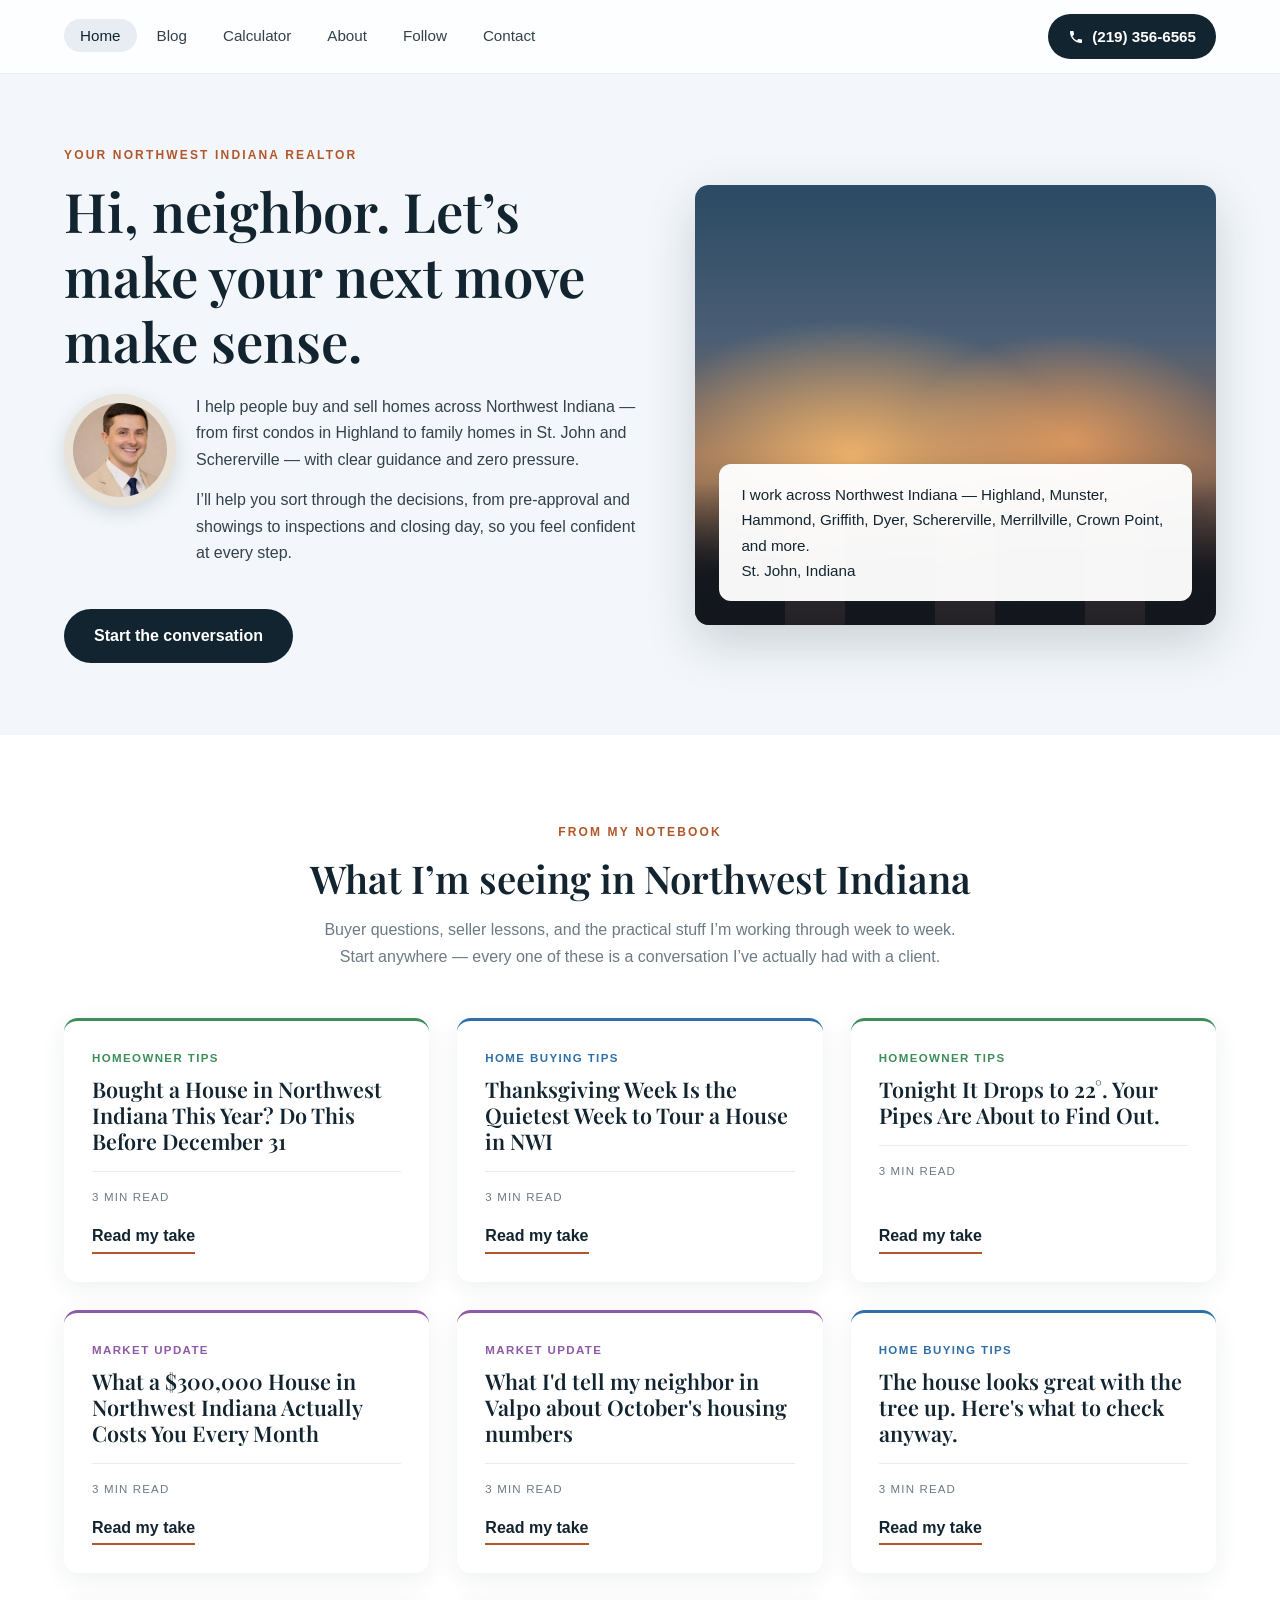
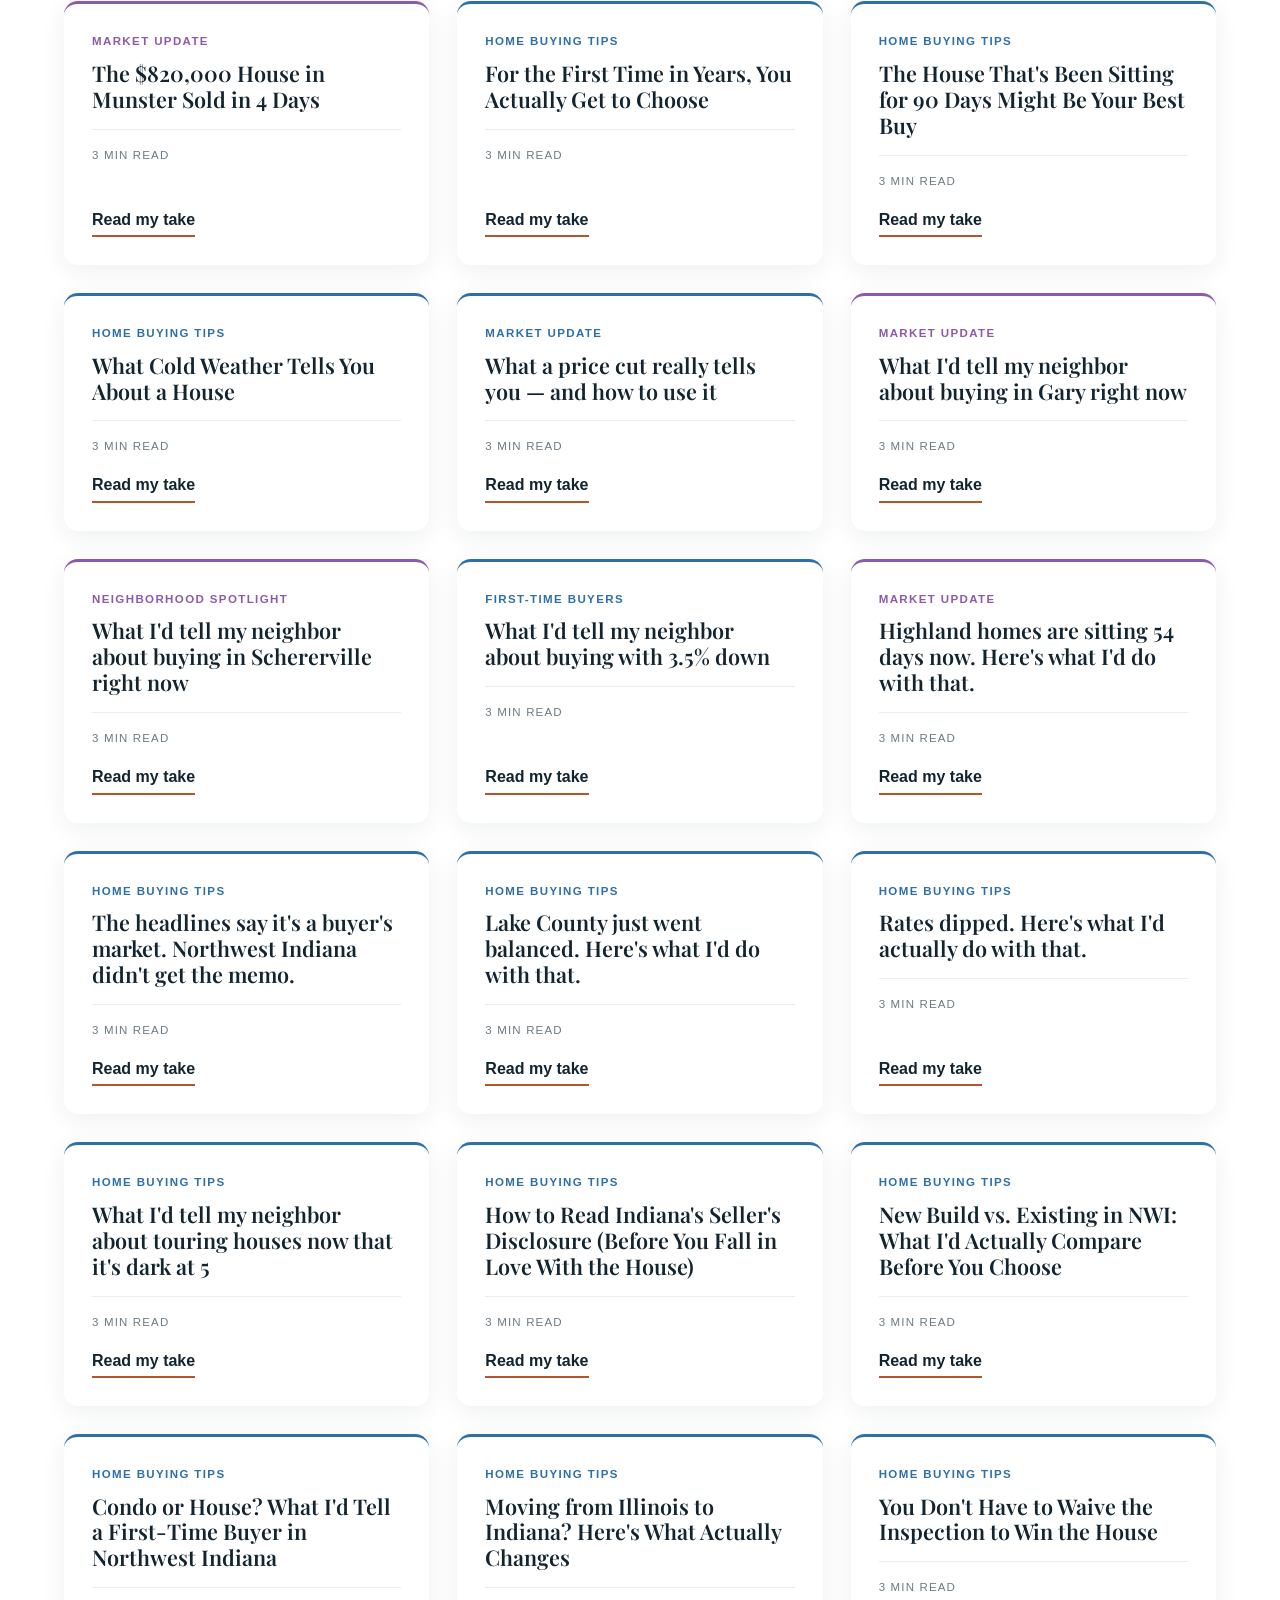
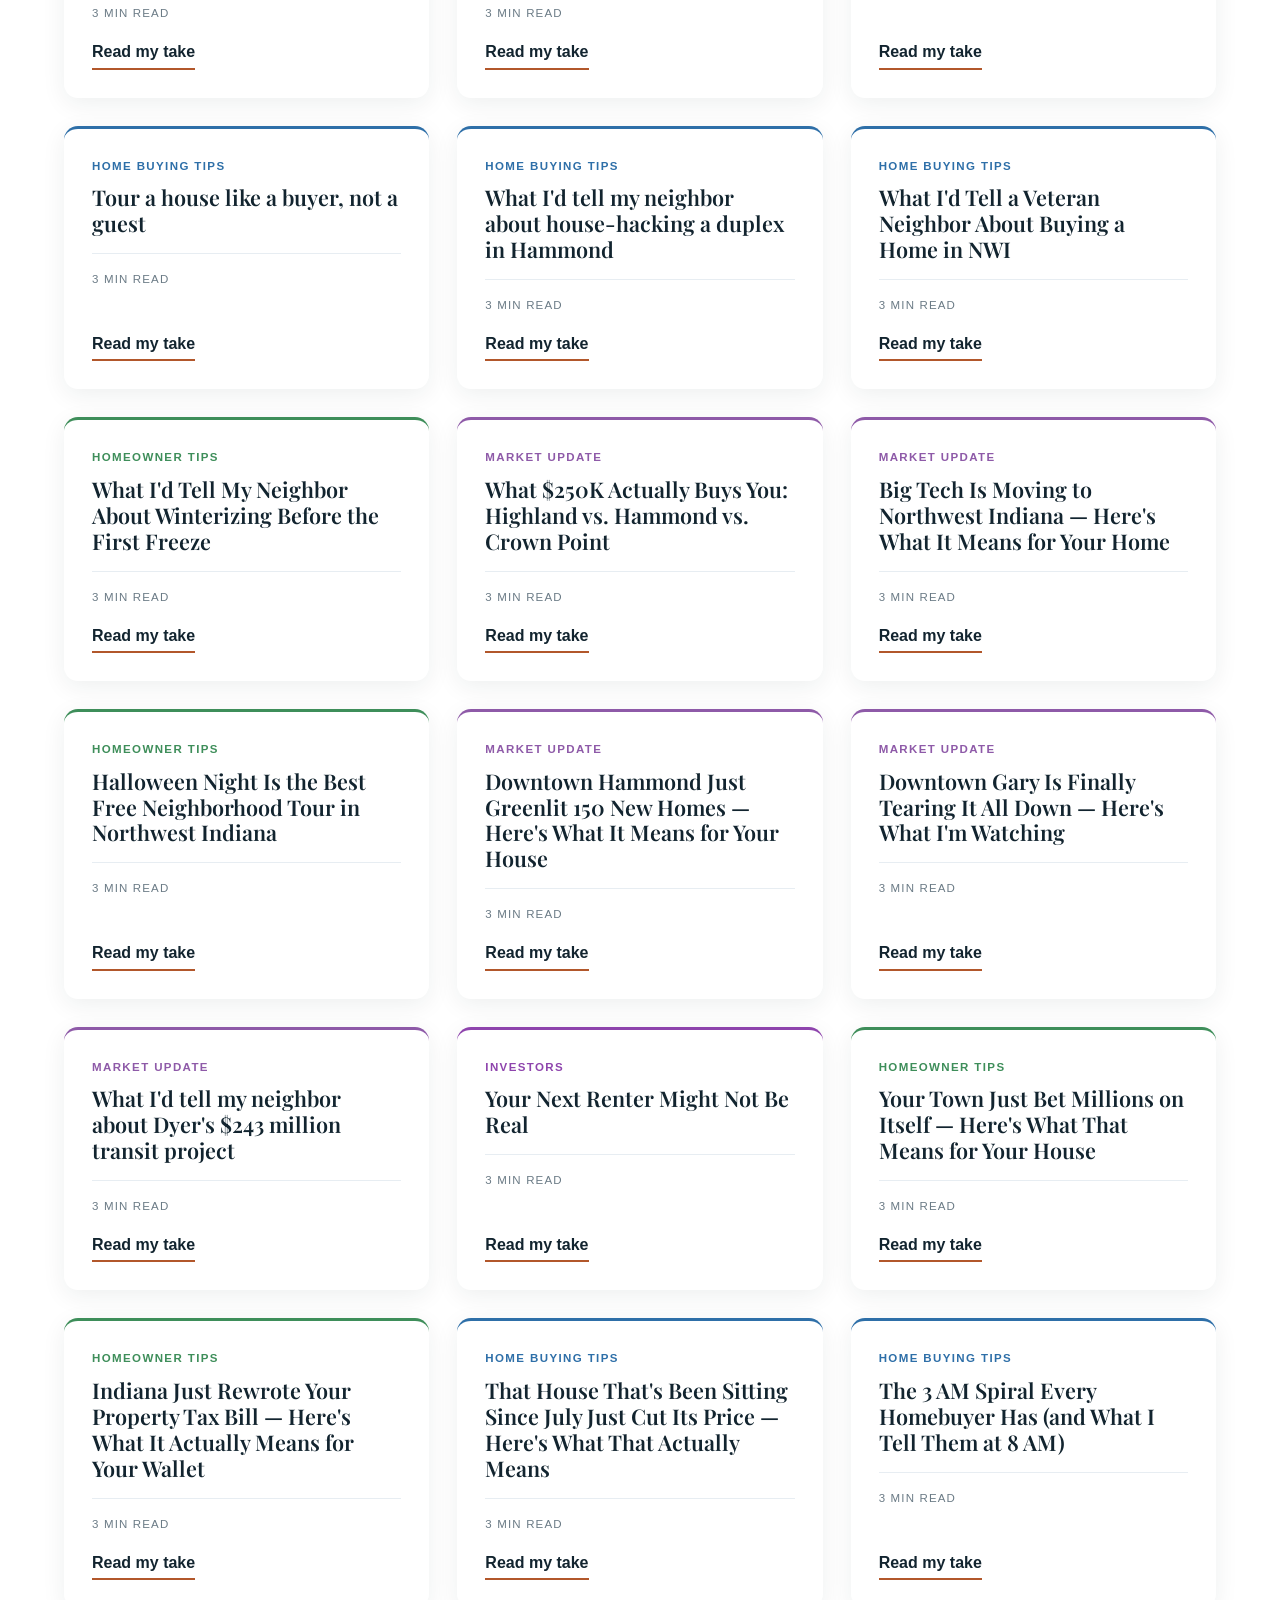
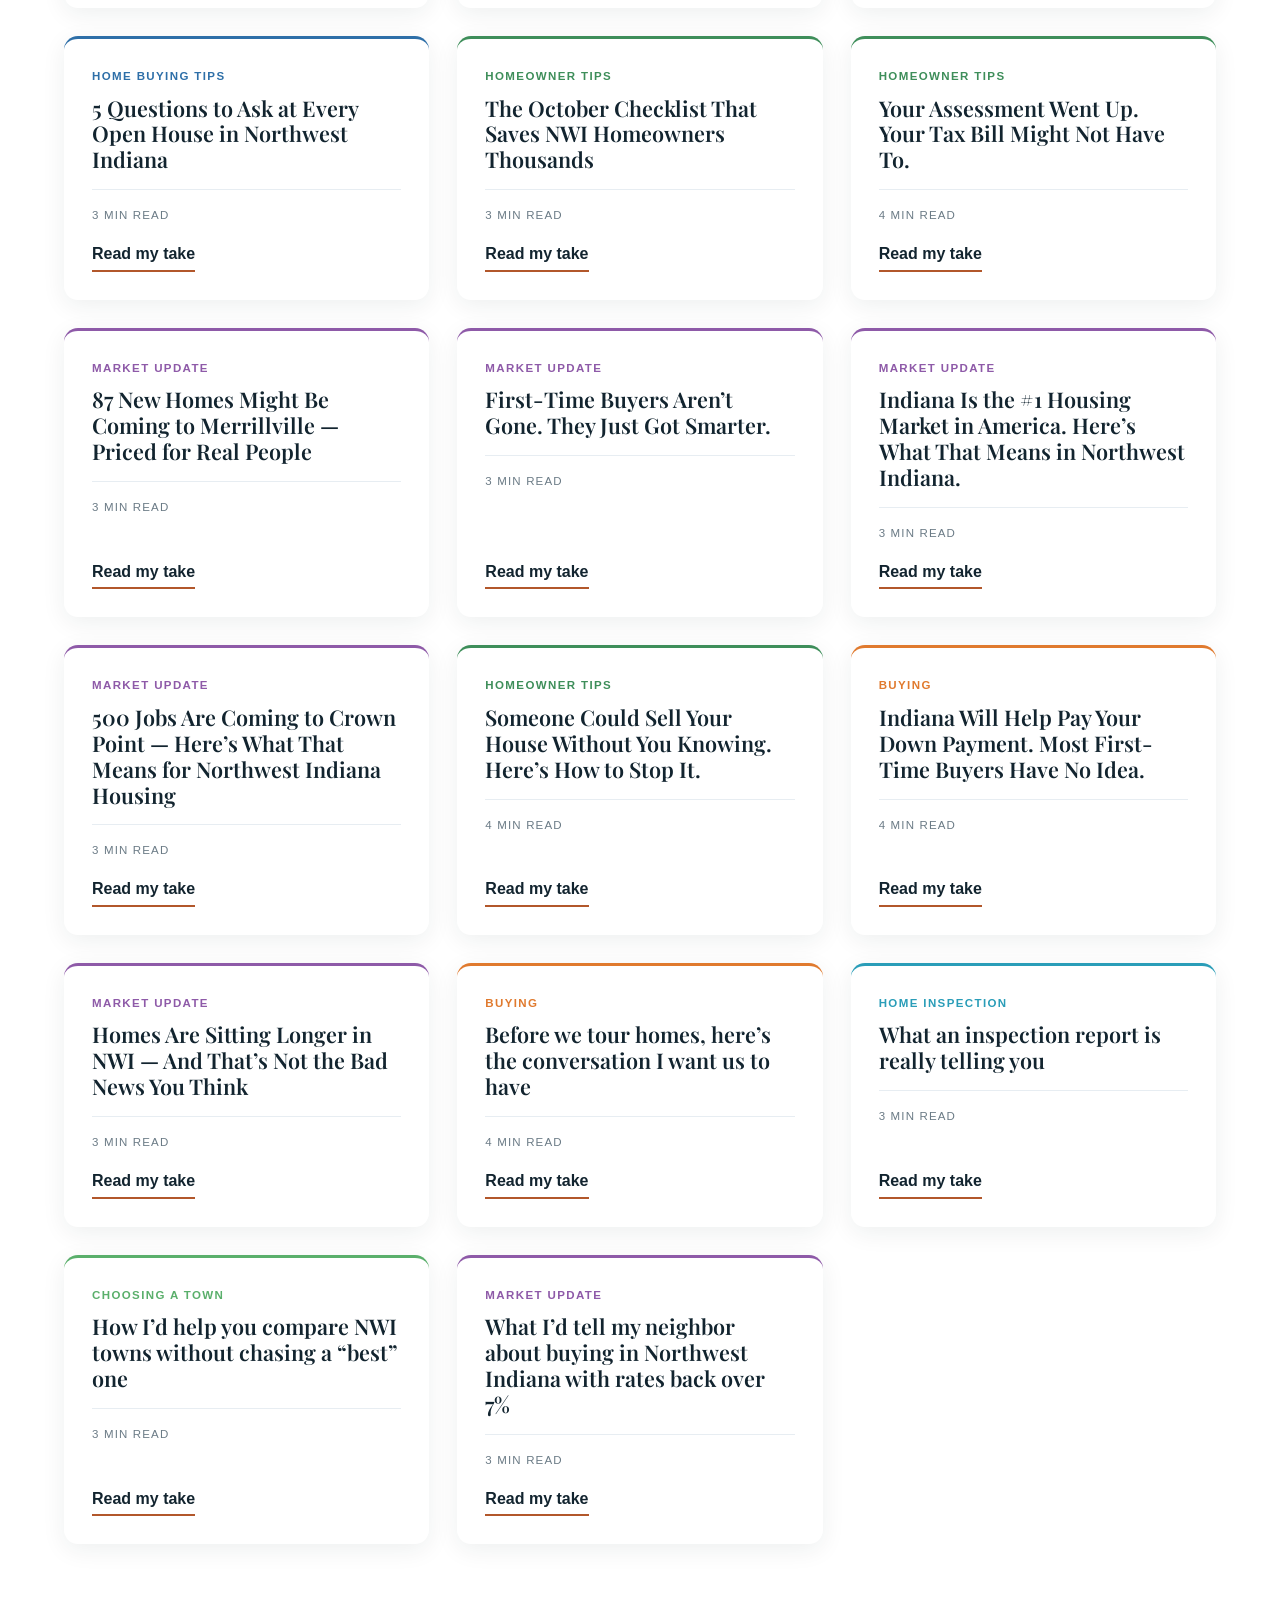
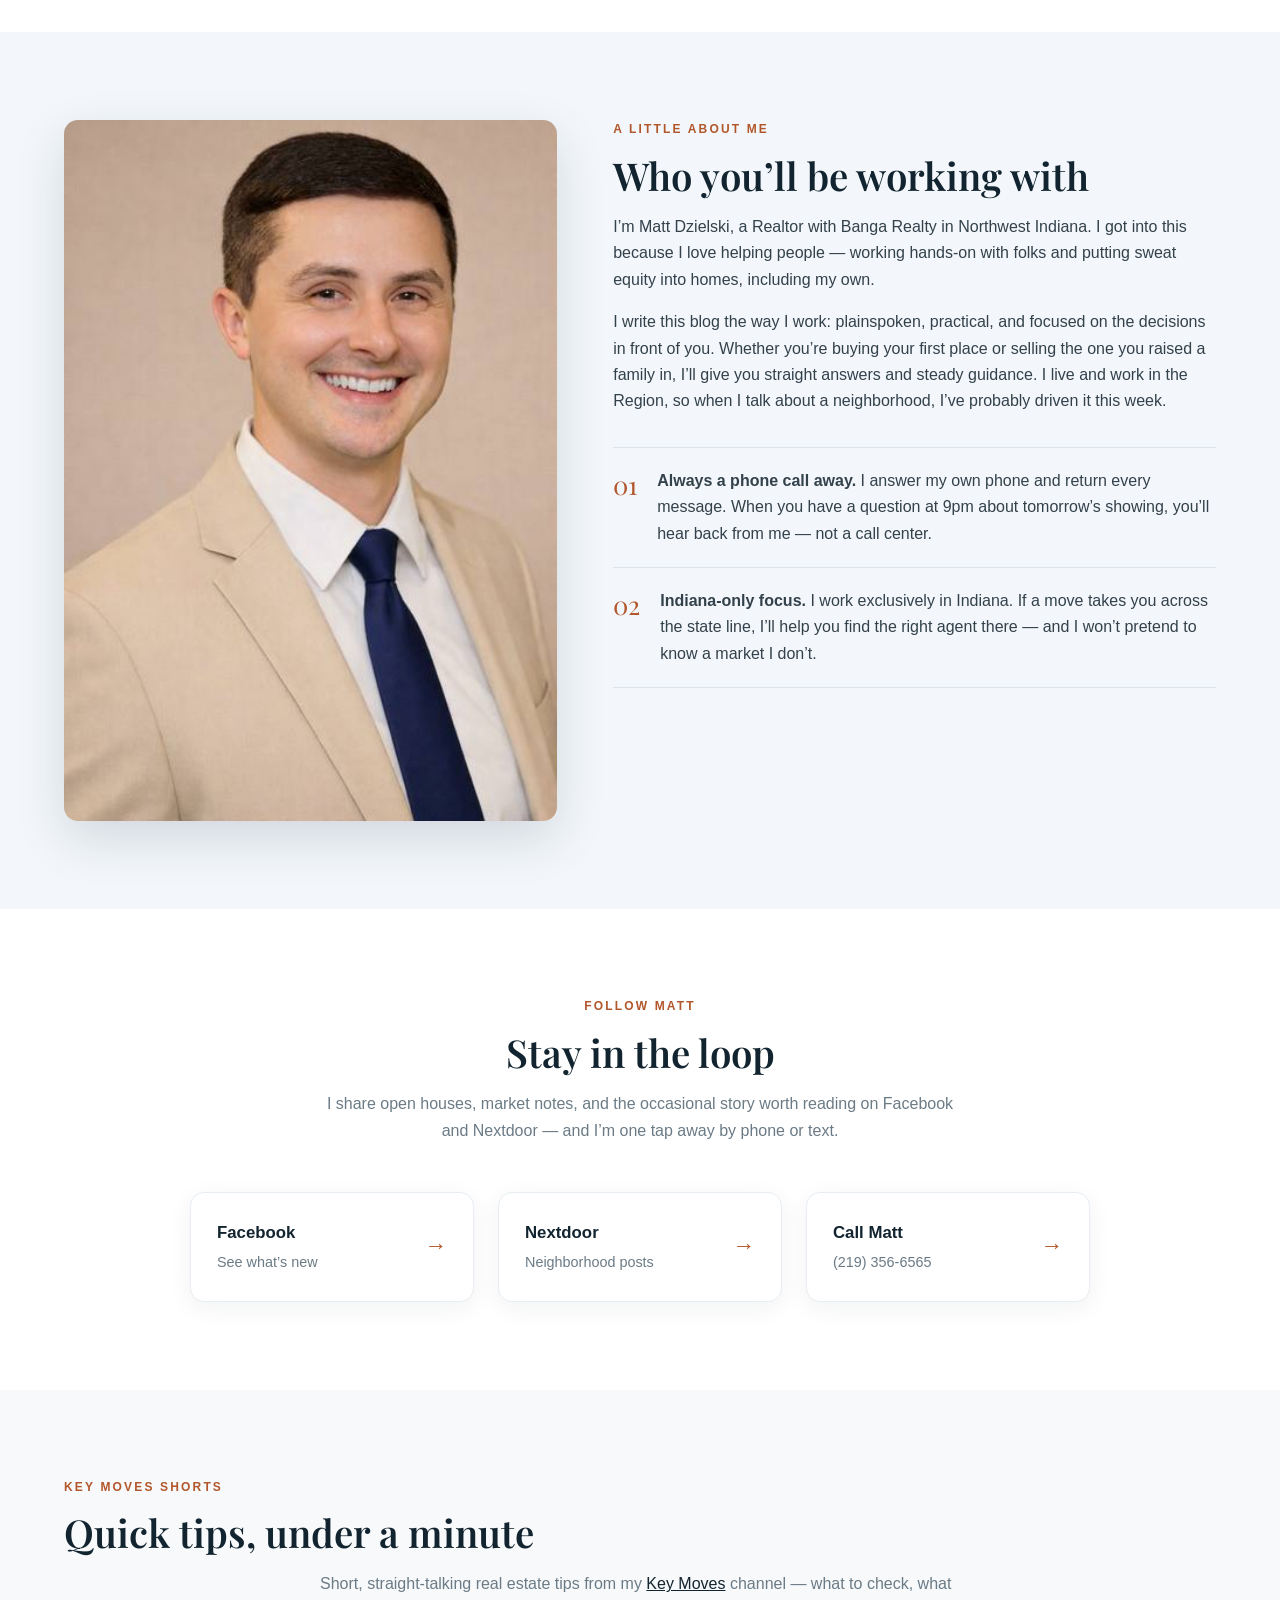
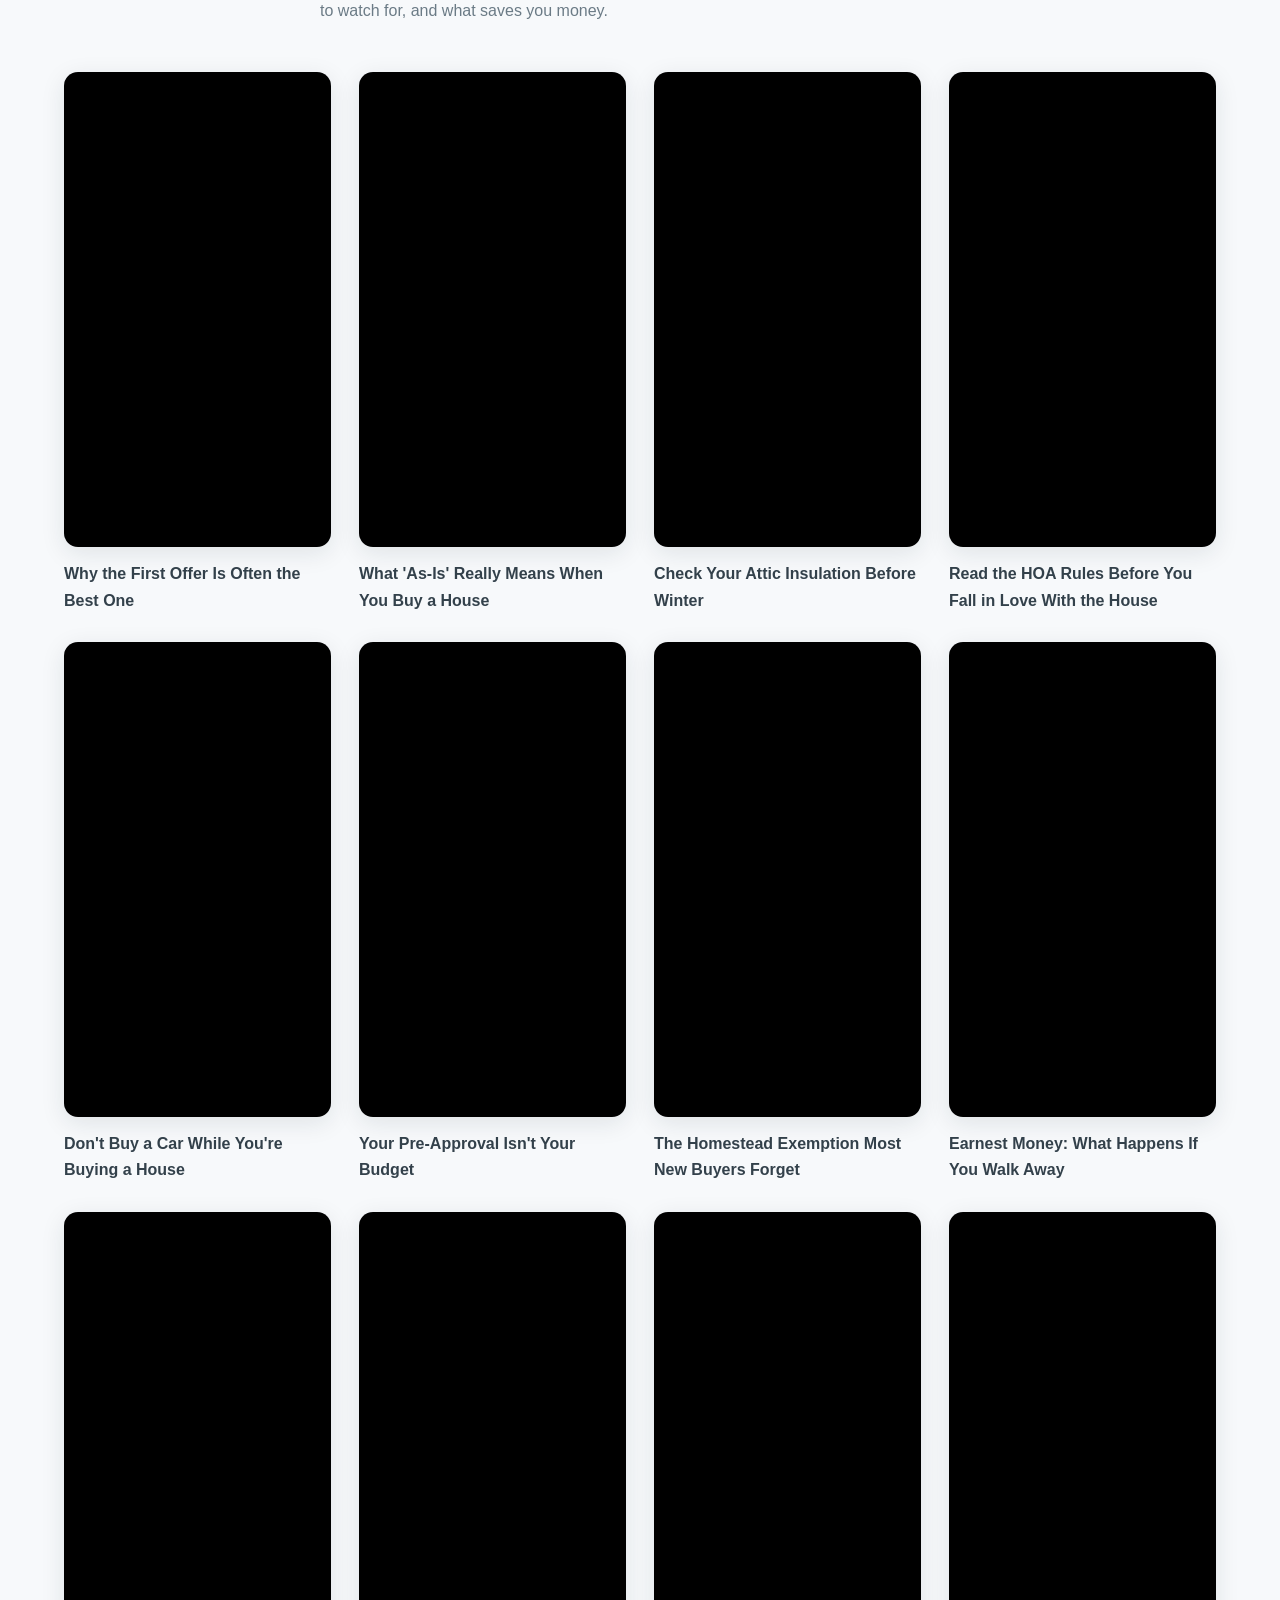
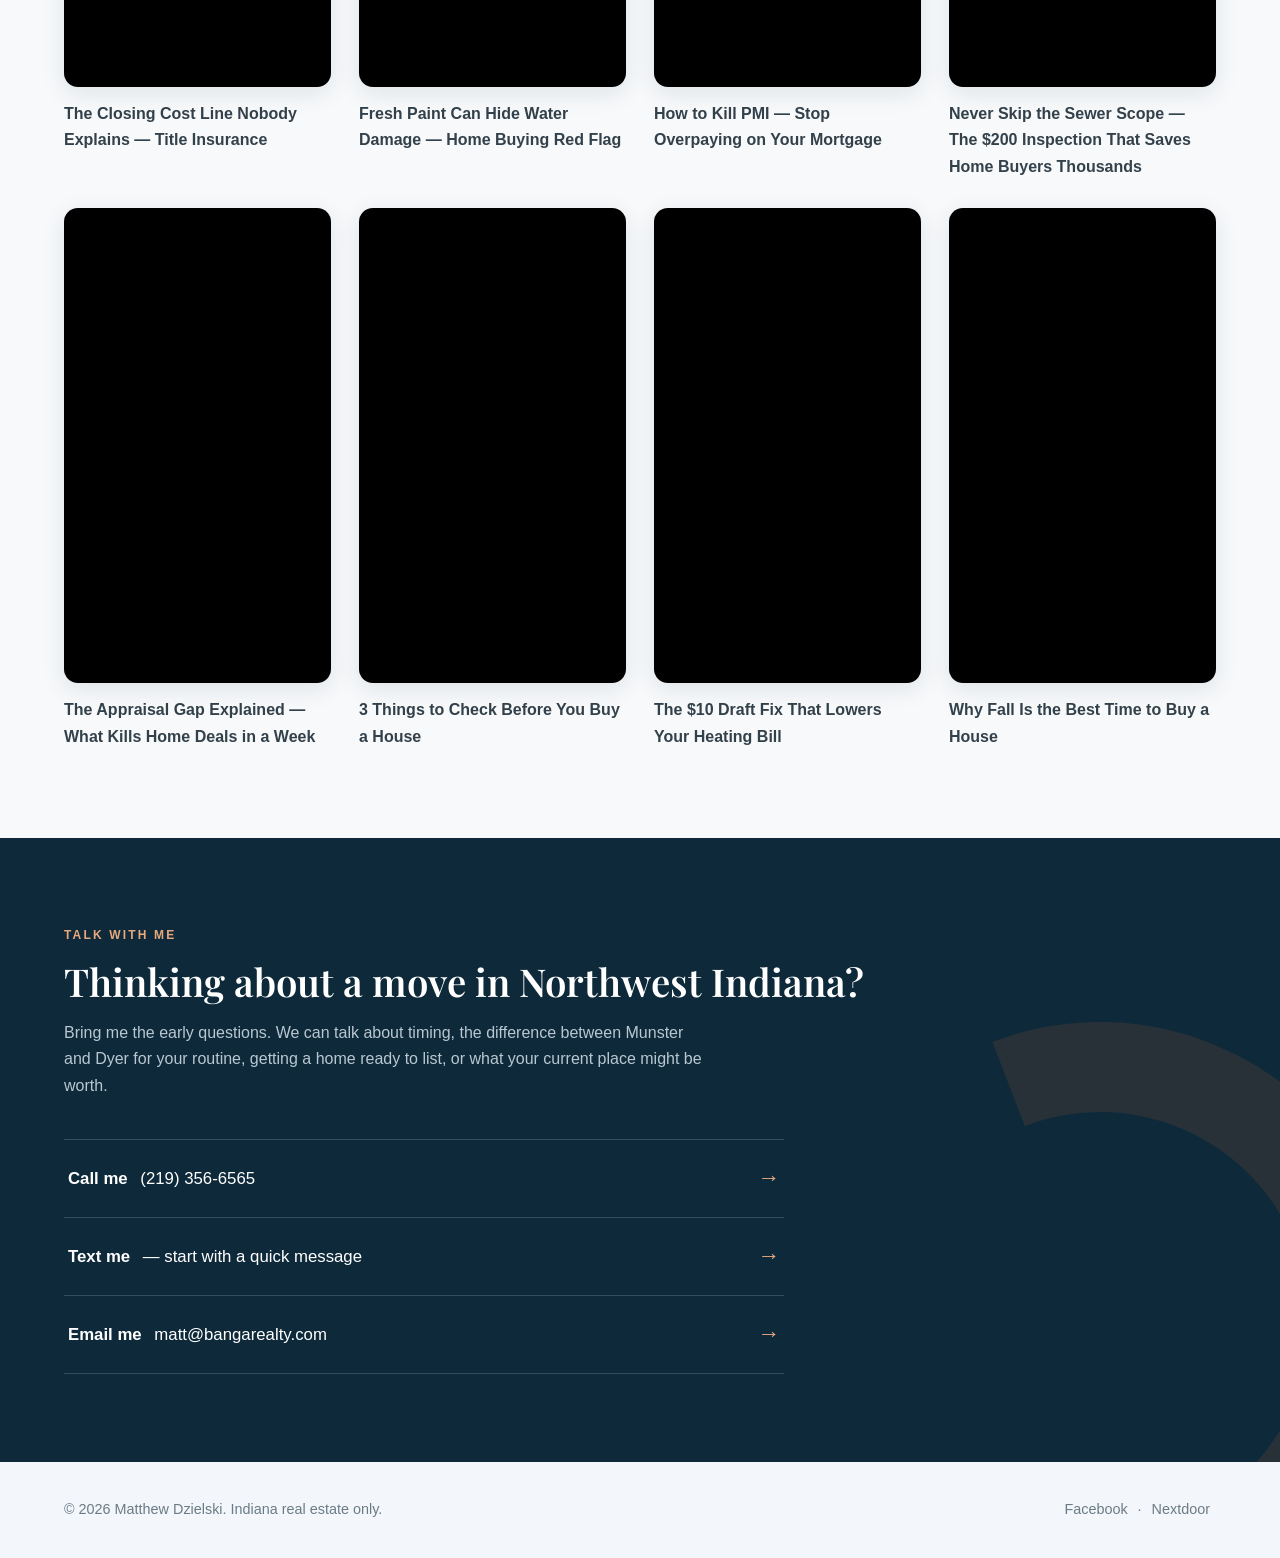
<file: index.html>
<!DOCTYPE html>
<html lang="en-US">
<head>
  <!-- Google tag (gtag.js) -->
  <script async src="https://www.googletagmanager.com/gtag/js?id=G-08TRB13W7Y"></script>
  <script>
    window.dataLayer = window.dataLayer || [];
    function gtag(){dataLayer.push(arguments);}
    gtag('js', new Date());

    gtag('config', 'G-08TRB13W7Y');
  </script>
  <meta charset="utf-8">
  <meta name="viewport" content="width=device-width, initial-scale=1">
  <meta name="theme-color" content="#243B5C">
  <title>Northwest Indiana Realtor | Matthew Dzielski</title>
  <meta name="description" content="Matt Dzielski is a Realtor with Banga Realty serving Northwest Indiana — Highland, Munster, Hammond, Schererville, Dyer, Griffith, Crown Point, and Merrillville. Plainspoken buyer and seller guidance, Indiana only.">
  <link rel="canonical" href="https://matthew-dzielski.github.io/matthew-dzielski-blog/">
  <link rel="icon" href="data:image/svg+xml,%3Csvg xmlns='http://www.w3.org/2000/svg' viewBox='0 0 64 64'%3E%3Crect width='64' height='64' rx='14' fill='%23243B5C'/%3E%3Cpath d='M32 13 13 29h7v19h9V35h6v13h9V29h7z' fill='%23ffffff'/%3E%3C/svg%3E">
  <meta property="og:type" content="website">
  <meta property="og:site_name" content="Matthew Dzielski | Northwest Indiana Realtor">
  <meta property="og:title" content="Northwest Indiana Realtor | Matthew Dzielski">
  <meta property="og:description" content="Matt Dzielski is a Realtor with Banga Realty serving Northwest Indiana — Highland, Munster, Hammond, Schererville, Dyer, Griffith, Crown Point, and Merrillville. Plainspoken buyer and seller guidance, Indiana only.">
  <meta property="og:url" content="https://matthew-dzielski.github.io/matthew-dzielski-blog/">
  <meta property="og:image" content="https://matthew-dzielski.github.io/matthew-dzielski-blog/assets/matt-headshot.jpg">
  <meta property="og:image:alt" content="Matt Dzielski, Realtor with Banga Realty, serving Northwest Indiana">
  <meta name="twitter:card" content="summary">
  <meta name="twitter:title" content="Northwest Indiana Realtor | Matthew Dzielski">
  <meta name="twitter:description" content="Matt Dzielski is a Realtor with Banga Realty serving Northwest Indiana — Highland, Munster, Hammond, Schererville, Dyer, Griffith, Crown Point, and Merrillville. Plainspoken buyer and seller guidance, Indiana only.">
  <meta name="twitter:image" content="https://matthew-dzielski.github.io/matthew-dzielski-blog/assets/matt-headshot.jpg">
  <script type="application/ld+json">
{
  "@context": "https://schema.org",
  "@graph": [
    {
      "@type": "WebSite",
      "@id": "https://matthew-dzielski.github.io/matthew-dzielski-blog/#website",
      "url": "https://matthew-dzielski.github.io/matthew-dzielski-blog/",
      "name": "Matthew Dzielski | Northwest Indiana Realtor",
      "description": "Matt Dzielski is a Realtor with Banga Realty serving Northwest Indiana — Highland, Munster, Hammond, Schererville, Dyer, Griffith, Crown Point, and Merrillville. Plainspoken buyer and seller guidance, Indiana only.",
      "inLanguage": "en-US",
      "publisher": {
        "@id": "https://matthew-dzielski.github.io/matthew-dzielski-blog/#realtor"
      }
    },
    {
      "@type": "RealEstateAgent",
      "@id": "https://matthew-dzielski.github.io/matthew-dzielski-blog/#realtor",
      "name": "Matthew Dzielski, Realtor",
      "alternateName": "Matt Dzielski",
      "url": "https://matthew-dzielski.github.io/matthew-dzielski-blog/",
      "telephone": "+1-219-356-6565",
      "email": "matt@bangarealty.com",
      "identifier": "Indiana Real Estate License RB26000281",
      "description": "Matt Dzielski is a Realtor with Banga Realty serving Northwest Indiana — Highland, Munster, Hammond, Schererville, Dyer, Griffith, Crown Point, and Merrillville. Plainspoken buyer and seller guidance, Indiana only.",
      "brand": {
        "@type": "Brand",
        "name": "Banga Realty"
      },
      "areaServed": [
        {
          "@type": "City",
          "name": "Highland",
          "containedInPlace": {
            "@type": "State",
            "name": "Indiana",
            "addressCountry": "US"
          }
        },
        {
          "@type": "City",
          "name": "Munster",
          "containedInPlace": {
            "@type": "State",
            "name": "Indiana",
            "addressCountry": "US"
          }
        },
        {
          "@type": "City",
          "name": "Hammond",
          "containedInPlace": {
            "@type": "State",
            "name": "Indiana",
            "addressCountry": "US"
          }
        },
        {
          "@type": "City",
          "name": "Schererville",
          "containedInPlace": {
            "@type": "State",
            "name": "Indiana",
            "addressCountry": "US"
          }
        },
        {
          "@type": "City",
          "name": "Dyer",
          "containedInPlace": {
            "@type": "State",
            "name": "Indiana",
            "addressCountry": "US"
          }
        },
        {
          "@type": "City",
          "name": "Griffith",
          "containedInPlace": {
            "@type": "State",
            "name": "Indiana",
            "addressCountry": "US"
          }
        },
        {
          "@type": "City",
          "name": "Crown Point",
          "containedInPlace": {
            "@type": "State",
            "name": "Indiana",
            "addressCountry": "US"
          }
        },
        {
          "@type": "City",
          "name": "Merrillville",
          "containedInPlace": {
            "@type": "State",
            "name": "Indiana",
            "addressCountry": "US"
          }
        },
        {
          "@type": "City",
          "name": "St. John",
          "containedInPlace": {
            "@type": "State",
            "name": "Indiana",
            "addressCountry": "US"
          }
        }
      ],
      "sameAs": [
        "https://www.facebook.com/profile.php?id=61594921593557",
        "https://nextdoor.com/page/matthew-dzielski-realtor-highland-in/",
        "https://www.linkedin.com/in/matthewmdzielski/"
      ],
      "employee": {
        "@type": "Person",
        "name": "Matthew Dzielski",
        "jobTitle": "Realtor",
        "worksFor": {
          "@type": "Organization",
          "name": "Banga Realty"
        },
        "telephone": "+1-219-356-6565",
        "email": "matt@bangarealty.com"
      }
    },
    {
      "@type": "BlogPosting",
      "@id": "https://matthew-dzielski.github.io/matthew-dzielski-blog/#article-1",
      "headline": "Before we tour homes, here's the conversation I want us to have",
      "description": "The twenty-minute pre-tour conversation Matt has with every buyer: priorities, buying range, must-haves, ground rules, and money beyond the price.",
      "url": "https://matthew-dzielski.github.io/matthew-dzielski-blog/#blog",
      "inLanguage": "en-US",
      "datePublished": "2026-10-02",
      "dateModified": "2026-10-02",
      "author": { "@id": "https://matthew-dzielski.github.io/matthew-dzielski-blog/#realtor" },
      "publisher": { "@id": "https://matthew-dzielski.github.io/matthew-dzielski-blog/#realtor" },
      "about": "Northwest Indiana home buying"
    },
    {
      "@type": "BlogPosting",
      "@id": "https://matthew-dzielski.github.io/matthew-dzielski-blog/#article-2",
      "headline": "What an inspection report is really telling you",
      "description": "How to read a home inspection report: separating safety and structural items from ordinary maintenance, and when the right move is to walk away.",
      "url": "https://matthew-dzielski.github.io/matthew-dzielski-blog/#blog",
      "inLanguage": "en-US",
      "datePublished": "2026-10-02",
      "dateModified": "2026-10-02",
      "author": { "@id": "https://matthew-dzielski.github.io/matthew-dzielski-blog/#realtor" },
      "publisher": { "@id": "https://matthew-dzielski.github.io/matthew-dzielski-blog/#realtor" },
      "about": "Northwest Indiana home inspections"
    },
    {
      "@type": "BlogPosting",
      "@id": "https://matthew-dzielski.github.io/matthew-dzielski-blog/#article-3",
      "headline": "How I'd help you compare NWI towns without chasing a \u201cbest\u201d one",
      "description": "Comparing Northwest Indiana towns — Highland, Munster, Hammond, Griffith, Dyer, Schererville, Merrillville, Crown Point — by daily routine, not rankings.",
      "url": "https://matthew-dzielski.github.io/matthew-dzielski-blog/#blog",
      "inLanguage": "en-US",
      "datePublished": "2026-10-02",
      "dateModified": "2026-10-02",
      "author": { "@id": "https://matthew-dzielski.github.io/matthew-dzielski-blog/#realtor" },
      "publisher": { "@id": "https://matthew-dzielski.github.io/matthew-dzielski-blog/#realtor" },
      "about": "Northwest Indiana towns"
    },
    {
      "@type": "BlogPosting",
      "@id": "https://matthew-dzielski.github.io/matthew-dzielski-blog/#article-4",
      "headline": "What I'd tell my neighbor about buying in Northwest Indiana with rates back over 7%",
      "description": "Indiana's 30-year rate is back over 7.3%. What that means for Northwest Indiana buyers and sellers at a $277,000 median price.",
      "url": "https://matthew-dzielski.github.io/matthew-dzielski-blog/#blog",
      "inLanguage": "en-US",
      "datePublished": "2026-10-02",
      "dateModified": "2026-10-02",
      "author": { "@id": "https://matthew-dzielski.github.io/matthew-dzielski-blog/#realtor" },
      "publisher": { "@id": "https://matthew-dzielski.github.io/matthew-dzielski-blog/#realtor" },
      "about": "Northwest Indiana market update"
    },
    {
      "@type": "BlogPosting",
      "@id": "https://matthew-dzielski.github.io/matthew-dzielski-blog/#article-10",
      "headline": "First-Time Buyers Aren\u2019t Gone. They Just Got Smarter.",
      "description": "First-time buyers hit a record-low 21% nationally, but the ones closing changed the playbook. Why Northwest Indiana's $277K median and value towns like Hobart, Portage, and Griffith make it one of the last places first-timers can still win.",
      "url": "https://matthew-dzielski.github.io/matthew-dzielski-blog/#blog",
      "inLanguage": "en-US",
      "datePublished": "2026-10-08",
      "dateModified": "2026-10-08",
      "author": { "@id": "https://matthew-dzielski.github.io/matthew-dzielski-blog/#realtor" },
      "publisher": { "@id": "https://matthew-dzielski.github.io/matthew-dzielski-blog/#realtor" },
      "about": "Northwest Indiana market update"
    },
    {
      "@type": "BlogPosting",
      "@id": "https://matthew-dzielski.github.io/matthew-dzielski-blog/#article-11",
      "headline": "87 New Homes Might Be Coming to Merrillville \u2014 Priced for Real People",
      "description": "A developer proposed 87 new single-family homes in Merrillville's Savannah Ridge — ranches and Cape Cods in the low-to-mid $200,000s, under the NWI $277K median. What the Plan Commission wants first, and why early buyers win.",
      "url": "https://matthew-dzielski.github.io/matthew-dzielski-blog/#blog",
      "inLanguage": "en-US",
      "datePublished": "2026-10-09",
      "dateModified": "2026-10-09",
      "author": { "@id": "https://matthew-dzielski.github.io/matthew-dzielski-blog/#realtor" },
      "publisher": { "@id": "https://matthew-dzielski.github.io/matthew-dzielski-blog/#realtor" },
      "about": "Northwest Indiana market update"
    },
    {
      "@type": "BlogPosting",
      "@id": "https://matthew-dzielski.github.io/matthew-dzielski-blog/#article-18",
      "headline": "Your Town Just Bet Millions on Itself — Here's What That Means for Your House",
      "description": "Hobart approved $6.6M for Festival Park and Gary's airport landed a $10M tower grant. Where a town puts its money is the most honest signal for your home's value.",
      "url": "https://matthew-dzielski.github.io/matthew-dzielski-blog/#blog",
      "inLanguage": "en-US",
      "datePublished": "2026-10-16",
      "dateModified": "2026-10-16",
      "author": { "@id": "https://matthew-dzielski.github.io/matthew-dzielski-blog/#realtor" },
      "publisher": { "@id": "https://matthew-dzielski.github.io/matthew-dzielski-blog/#realtor" },
      "about": "Northwest Indiana homeowner tips"
    },
    {
      "@type": "BlogPosting",
      "@id": "https://matthew-dzielski.github.io/matthew-dzielski-blog/#article-29",
      "headline": "Tour a house like a buyer, not a guest",
      "description": "Open every closet, run the taps, check under the sinks and the electrical panel, stand in the basement and listen, then drive the street at night — the boring stuff is what costs you money later.",
      "url": "https://matthew-dzielski.github.io/matthew-dzielski-blog/#blog",
      "inLanguage": "en-US",
      "datePublished": "2026-10-27",
      "dateModified": "2026-10-27",
      "author": { "@id": "https://matthew-dzielski.github.io/matthew-dzielski-blog/#realtor" },
      "publisher": { "@id": "https://matthew-dzielski.github.io/matthew-dzielski-blog/#realtor" },
      "about": "Northwest Indiana home buying tips"
    },
    {
      "@type": "BlogPosting",
      "@id": "https://matthew-dzielski.github.io/matthew-dzielski-blog/#article-31",
      "headline": "You Don't Have to Waive the Inspection to Win the House",
      "description": "Keep the inspection, shorten the window to five or seven days, and limit it to the big stuff — roof, foundation, furnace, water. Sellers pick the offer most certain to close.",
      "url": "https://matthew-dzielski.github.io/matthew-dzielski-blog/#blog",
      "inLanguage": "en-US",
      "datePublished": "2026-10-29",
      "dateModified": "2026-10-29",
      "author": { "@id": "https://matthew-dzielski.github.io/matthew-dzielski-blog/#realtor" },
      "publisher": { "@id": "https://matthew-dzielski.github.io/matthew-dzielski-blog/#realtor" },
      "about": "Northwest Indiana home buying tips"
    },
    {
      "@type": "BlogPosting",
      "@id": "https://matthew-dzielski.github.io/matthew-dzielski-blog/#article-32",
      "headline": "Moving from Illinois to Indiana? Here's What Actually Changes",
      "description": "Indiana's 1% property-tax cap vs Cook County's ~2%, plus the commute, schools, and paperwork checklist for Chicago-area buyers eyeing Northwest Indiana.",
      "url": "https://matthew-dzielski.github.io/matthew-dzielski-blog/#blog",
      "inLanguage": "en-US",
      "datePublished": "2026-10-30",
      "dateModified": "2026-10-30",
      "author": { "@id": "https://matthew-dzielski.github.io/matthew-dzielski-blog/#realtor" },
      "publisher": { "@id": "https://matthew-dzielski.github.io/matthew-dzielski-blog/#realtor" },
      "about": "Northwest Indiana home buying tips"
    },
    {
      "@type": "BlogPosting",
      "@id": "https://matthew-dzielski.github.io/matthew-dzielski-blog/#article-33",
      "headline": "Condo or House? What I'd Tell a First-Time Buyer in Northwest Indiana",
      "description": "Condo vs single-family for a first-time NWI buyer: lower upkeep and entry price against space and control, the three questions that decide it, and why starter ranches in Highland, Munster, and Crown Point hold up.",
      "url": "https://matthew-dzielski.github.io/matthew-dzielski-blog/#blog",
      "inLanguage": "en-US",
      "datePublished": "2026-10-31",
      "dateModified": "2026-10-31",
      "author": { "@id": "https://matthew-dzielski.github.io/matthew-dzielski-blog/#realtor" },
      "publisher": { "@id": "https://matthew-dzielski.github.io/matthew-dzielski-blog/#realtor" },
      "about": "Northwest Indiana home buying tips"
    },
    {
      "@type": "BlogPosting",
      "@id": "https://matthew-dzielski.github.io/matthew-dzielski-blog/#article-34",
      "headline": "New Build vs. Existing in NWI: What I'd Actually Compare Before You Choose",
      "description": "New build vs existing in NWI: builder incentives and warranties against established neighborhoods and lower prices, with IAR medians and the cost-to-own comparison that actually decides it.",
      "url": "https://matthew-dzielski.github.io/matthew-dzielski-blog/#blog",
      "inLanguage": "en-US",
      "datePublished": "2026-11-01",
      "dateModified": "2026-11-01",
      "author": { "@id": "https://matthew-dzielski.github.io/matthew-dzielski-blog/#realtor" },
      "publisher": { "@id": "https://matthew-dzielski.github.io/matthew-dzielski-blog/#realtor" },
      "about": "Northwest Indiana home buying tips"
    },
    {
      "@type": "BlogPosting",
      "@id": "https://matthew-dzielski.github.io/matthew-dzielski-blog/#article-35",
      "headline": "How to Read Indiana's Seller's Disclosure (Before You Fall in Love With the House)",
      "description": "Indiana's State Form 46234, read the way a buyer should: water first, then system ages, then what's missing — and how the disclosure pairs with the inspection to shape your offer.",
      "url": "https://matthew-dzielski.github.io/matthew-dzielski-blog/#blog",
      "inLanguage": "en-US",
      "datePublished": "2026-11-02",
      "dateModified": "2026-11-02",
      "author": { "@id": "https://matthew-dzielski.github.io/matthew-dzielski-blog/#realtor" },
      "publisher": { "@id": "https://matthew-dzielski.github.io/matthew-dzielski-blog/#realtor" },
      "about": "Northwest Indiana home buying tips"
    },
    {
      "@type": "BlogPosting",
      "@id": "https://matthew-dzielski.github.io/matthew-dzielski-blog/#article-36",
      "headline": "What I'd tell my neighbor about touring houses now that it's dark at 5",
      "description": "Daylight for the house, nighttime for the neighborhood: the post-daylight-saving showing routine for NWI buyers — yard, drainage, and roof by day; streetlights, parking, and noise by night.",
      "url": "https://matthew-dzielski.github.io/matthew-dzielski-blog/#blog",
      "inLanguage": "en-US",
      "datePublished": "2026-11-03",
      "dateModified": "2026-11-03",
      "author": { "@id": "https://matthew-dzielski.github.io/matthew-dzielski-blog/#realtor" },
      "publisher": { "@id": "https://matthew-dzielski.github.io/matthew-dzielski-blog/#realtor" },
      "about": "Northwest Indiana home buying tips"
    },
    {
      "@type": "BlogPosting",
      "@id": "https://matthew-dzielski.github.io/matthew-dzielski-blog/#article-37",
      "headline": "Rates dipped. Here's what I'd actually do with that.",
      "description": "The 30-year fixed eased to 7.32% from the 7.40% 2026 high — the $16-a-month math, why direction matters more than the dip, and the three moves I'd make with it.",
      "url": "https://matthew-dzielski.github.io/matthew-dzielski-blog/#blog",
      "inLanguage": "en-US",
      "datePublished": "2026-11-05",
      "dateModified": "2026-11-05",
      "author": { "@id": "https://matthew-dzielski.github.io/matthew-dzielski-blog/#realtor" },
      "publisher": { "@id": "https://matthew-dzielski.github.io/matthew-dzielski-blog/#realtor" },
      "about": "Northwest Indiana home buying tips"
    },
    {
      "@type": "BlogPosting",
      "@id": "https://matthew-dzielski.github.io/matthew-dzielski-blog/#article-38",
      "headline": "Lake County just went balanced. Here's what I'd do with that.",
      "description": "Realtor.com October 2026 Lake County numbers: median list $309,997, median sold $280,822, 57 days on market, selling at 99% of asking — what a balanced market means for NWI buyers and sellers.",
      "url": "https://matthew-dzielski.github.io/matthew-dzielski-blog/#blog",
      "inLanguage": "en-US",
      "datePublished": "2026-11-06",
      "dateModified": "2026-11-06",
      "author": { "@id": "https://matthew-dzielski.github.io/matthew-dzielski-blog/#realtor" },
      "publisher": { "@id": "https://matthew-dzielski.github.io/matthew-dzielski-blog/#realtor" },
      "about": "Northwest Indiana home buying tips"
    },
    {
      "@type": "BlogPosting",
      "@id": "https://matthew-dzielski.github.io/matthew-dzielski-blog/#article-39",
      "headline": "The headlines say it's a buyer's market. Northwest Indiana didn't get the memo.",
      "description": "41 of the 50 biggest metros are buyer's markets and sellers outnumber buyers 63% nationally — but NWI prices are still climbing about 6%. What the national numbers mean for buyers and sellers in Lake and Porter counties.",
      "url": "https://matthew-dzielski.github.io/matthew-dzielski-blog/#blog",
      "inLanguage": "en-US",
      "datePublished": "2026-11-07",
      "dateModified": "2026-11-07",
      "author": { "@id": "https://matthew-dzielski.github.io/matthew-dzielski-blog/#realtor" },
      "publisher": { "@id": "https://matthew-dzielski.github.io/matthew-dzielski-blog/#realtor" },
      "about": "Northwest Indiana home buying tips"
    },
    {
      "@type": "BlogPosting",
      "@id": "https://matthew-dzielski.github.io/matthew-dzielski-blog/#article-40",
      "headline": "Highland homes are sitting 54 days now. Here's what I'd do with that.",
      "description": "Highland, IN homes now sit 54 days before selling, nearly twice the 28 days a year ago — while median list ($275,000) and sold ($274,950) prices hold. What the slower pace means for Highland buyers and sellers.",
      "url": "https://matthew-dzielski.github.io/matthew-dzielski-blog/#blog",
      "inLanguage": "en-US",
      "datePublished": "2026-11-08",
      "dateModified": "2026-11-08",
      "author": { "@id": "https://matthew-dzielski.github.io/matthew-dzielski-blog/#realtor" },
      "publisher": { "@id": "https://matthew-dzielski.github.io/matthew-dzielski-blog/#realtor" },
      "about": "Northwest Indiana market update"
    },
    {
      "@type": "BlogPosting",
      "@id": "https://matthew-dzielski.github.io/matthew-dzielski-blog/#article-41",
      "headline": "What I'd tell my neighbor about buying with 3.5% down",
      "description": "FHA loans let you buy with 3.5% down at 580+ credit — $9,625 on a $275,000 Northwest Indiana home, not $55,000. The 2026 Indiana FHA limit is $541,287, plus the mortgage-insurance catches to know first.",
      "url": "https://matthew-dzielski.github.io/matthew-dzielski-blog/#blog",
      "inLanguage": "en-US",
      "datePublished": "2026-11-09",
      "dateModified": "2026-11-09",
      "author": { "@id": "https://matthew-dzielski.github.io/matthew-dzielski-blog/#realtor" },
      "publisher": { "@id": "https://matthew-dzielski.github.io/matthew-dzielski-blog/#realtor" },
      "about": "Northwest Indiana first-time home buying"
    },
    {
      "@type": "BlogPosting",
      "@id": "https://matthew-dzielski.github.io/matthew-dzielski-blog/#article-42",
      "headline": "What I'd tell my neighbor about buying in Schererville right now",
      "description": "Schererville's typical home sells $335,000–$362,000 this fall and goes under contract in about three weeks, with listings down a third from last year. Lake Central schools, brick ranches, and I-80/94 and I-65 access without the Munster or St. John premium.",
      "url": "https://matthew-dzielski.github.io/matthew-dzielski-blog/#blog",
      "inLanguage": "en-US",
      "datePublished": "2026-11-10",
      "dateModified": "2026-11-10",
      "author": { "@id": "https://matthew-dzielski.github.io/matthew-dzielski-blog/#realtor" },
      "publisher": { "@id": "https://matthew-dzielski.github.io/matthew-dzielski-blog/#realtor" },
      "about": "Northwest Indiana neighborhood spotlight"
    },
    {
      "@type": "BlogPosting",
      "@id": "https://matthew-dzielski.github.io/matthew-dzielski-blog/#article-43",
      "headline": "What I'd tell my neighbor about buying in Gary right now",
      "description": "Gary's median asking price is about $123,000, down 12.5% from a year ago, with 253 homes for sale and November the month with the most choice. Block by block, the deal is real — if you walk the street and get a real inspection.",
      "url": "https://matthew-dzielski.github.io/matthew-dzielski-blog/#blog",
      "inLanguage": "en-US",
      "datePublished": "2026-11-11",
      "dateModified": "2026-11-11",
      "author": { "@id": "https://matthew-dzielski.github.io/matthew-dzielski-blog/#realtor" },
      "publisher": { "@id": "https://matthew-dzielski.github.io/matthew-dzielski-blog/#realtor" },
      "about": "Northwest Indiana market update"
    },
    {
      "@type": "BlogPosting",
      "@id": "https://matthew-dzielski.github.io/matthew-dzielski-blog/#article-44",
      "headline": "What a price cut really tells you — and how to use it",
      "description": "In Gary nearly 1 in 3 listings has had a price cut, and across Indiana it's about 1 in 5. A cut is information, not a warning — here's how I read one: days on market, size of the cut, and what the neighbors actually sold for.",
      "url": "https://matthew-dzielski.github.io/matthew-dzielski-blog/#blog",
      "inLanguage": "en-US",
      "datePublished": "2026-11-12",
      "dateModified": "2026-11-12",
      "author": { "@id": "https://matthew-dzielski.github.io/matthew-dzielski-blog/#realtor" },
      "publisher": { "@id": "https://matthew-dzielski.github.io/matthew-dzielski-blog/#realtor" },
      "about": "Northwest Indiana market update"
    },
    {
      "@type": "BlogPosting",
      "@id": "https://matthew-dzielski.github.io/matthew-dzielski-blog/#article-45",
      "headline": "What Cold Weather Tells You About a House",
      "description": "Snow's falling and the cold is settling in over Northwest Indiana. Cold weather shows you things a sunny showing never will — drafty windows, a struggling furnace, pipes on outside walls, and ice dams. The five things I check at a winter showing.",
      "url": "https://matthew-dzielski.github.io/matthew-dzielski-blog/#blog",
      "inLanguage": "en-US",
      "datePublished": "2026-11-13",
      "dateModified": "2026-11-13",
      "author": { "@id": "https://matthew-dzielski.github.io/matthew-dzielski-blog/#realtor" },
      "publisher": { "@id": "https://matthew-dzielski.github.io/matthew-dzielski-blog/#realtor" },
      "about": "Northwest Indiana home buying tips"
    },
    {
      "@type": "BlogPosting",
      "@id": "https://matthew-dzielski.github.io/matthew-dzielski-blog/#article-46",
      "headline": "The House That's Been Sitting for 90 Days Might Be Your Best Buy",
      "description": "A house that's been sitting for 90 days isn't always a bad house — in Lake County homes average about 53 days on market and nearly 1 in 3 listings has had a price cut. The three questions I ask about every stale listing, and when to make your move.",
      "url": "https://matthew-dzielski.github.io/matthew-dzielski-blog/#blog",
      "inLanguage": "en-US",
      "datePublished": "2026-11-14",
      "dateModified": "2026-11-14",
      "author": { "@id": "https://matthew-dzielski.github.io/matthew-dzielski-blog/#realtor" },
      "publisher": { "@id": "https://matthew-dzielski.github.io/matthew-dzielski-blog/#realtor" },
      "about": "Northwest Indiana home buying tips"
    },
    {
      "@type": "BlogPosting",
      "@id": "https://matthew-dzielski.github.io/matthew-dzielski-blog/#article-55",
      "headline": "Bought a House in Northwest Indiana This Year? Do This Before December 31",
      "description": "Indiana's homestead deduction isn't automatic. File Form HC10 with your county auditor, signed by Dec 31 and filed by Jan 5. For 2026 it takes $40,000 plus 40% off assessed value.",
      "url": "https://matthew-dzielski.github.io/matthew-dzielski-blog/#blog",
      "inLanguage": "en-US",
      "datePublished": "2026-11-25",
      "dateModified": "2026-11-25",
      "author": {
        "@id": "https://matthew-dzielski.github.io/matthew-dzielski-blog/#realtor"
      },
      "publisher": {
        "@id": "https://matthew-dzielski.github.io/matthew-dzielski-blog/#realtor"
      },
      "about": "Indiana homestead deduction for new homeowners"
    },
    {
      "@type": "BlogPosting",
      "@id": "https://matthew-dzielski.github.io/matthew-dzielski-blog/#article-54",
      "headline": "Thanksgiving Week Is the Quietest Week to Tour a House in NWI",
      "description": "Thanksgiving week is the quietest week of the year to tour a house in Northwest Indiana. Lake County median list $302,450, about 54 days on market, and nearly 1 in 3 listings with a price cut.",
      "url": "https://matthew-dzielski.github.io/matthew-dzielski-blog/#blog",
      "inLanguage": "en-US",
      "datePublished": "2026-11-24",
      "dateModified": "2026-11-24",
      "author": {
        "@id": "https://matthew-dzielski.github.io/matthew-dzielski-blog/#realtor"
      },
      "publisher": {
        "@id": "https://matthew-dzielski.github.io/matthew-dzielski-blog/#realtor"
      },
      "about": "Northwest Indiana home buying tips"
    },
    {
      "@type": "BlogPosting",
      "@id": "https://matthew-dzielski.github.io/matthew-dzielski-blog/#article-53",
      "headline": "Tonight It Drops to 22°. Your Pipes Are About to Find Out.",
      "description": "It drops to 22° in Highland tonight and 26° tomorrow night. The fifteen-minute checklist to keep your pipes from freezing — hoses, sink cabinets, a slow drip, and where your main shutoff is.",
      "url": "https://matthew-dzielski.github.io/matthew-dzielski-blog/#blog",
      "inLanguage": "en-US",
      "datePublished": "2026-11-23",
      "dateModified": "2026-11-23",
      "author": {
        "@id": "https://matthew-dzielski.github.io/matthew-dzielski-blog/#realtor"
      },
      "publisher": {
        "@id": "https://matthew-dzielski.github.io/matthew-dzielski-blog/#realtor"
      },
      "about": "Northwest Indiana homeowner tips"
    },
    {
      "@type": "BlogPosting",
      "@id": "https://matthew-dzielski.github.io/matthew-dzielski-blog/#article-51",
      "headline": "What a $300,000 House in Northwest Indiana Actually Costs You Every Month",
      "description": "A $300,000 house in Northwest Indiana runs about $2,086 a month with 20% down at this week's 7.28% rate — and about $2,500 with 5% down once PMI joins. The full breakdown, and the move that cuts your payment without waiting on rates.",
      "url": "https://matthew-dzielski.github.io/matthew-dzielski-blog/#blog",
      "inLanguage": "en-US",
      "datePublished": "2026-11-21",
      "dateModified": "2026-11-21",
      "author": { "@id": "https://matthew-dzielski.github.io/matthew-dzielski-blog/#realtor" },
      "publisher": { "@id": "https://matthew-dzielski.github.io/matthew-dzielski-blog/#realtor" },
      "about": "Northwest Indiana market update"
    },
    {
      "@type": "BlogPosting",
      "@id": "https://matthew-dzielski.github.io/matthew-dzielski-blog/#article-50",
      "headline": "What I'd tell my neighbor in Valpo about October's housing numbers",
      "description": "Porter County's median hit $349,000 in October, up 12.6%, and the 30-year rate jumped back to 7.28%, ending four weeks of easing. What the numbers mean for buyers and sellers — plus the homestead deadline.",
      "url": "https://matthew-dzielski.github.io/matthew-dzielski-blog/#blog",
      "inLanguage": "en-US",
      "datePublished": "2026-11-20",
      "dateModified": "2026-11-20",
      "author": { "@id": "https://matthew-dzielski.github.io/matthew-dzielski-blog/#realtor" },
      "publisher": { "@id": "https://matthew-dzielski.github.io/matthew-dzielski-blog/#realtor" },
      "about": "Northwest Indiana market update"
    },
    {
      "@type": "BlogPosting",
      "@id": "https://matthew-dzielski.github.io/matthew-dzielski-blog/#article-49",
      "headline": "The house looks great with the tree up. Here's what to check anyway.",
      "description": "Thanksgiving is a week away and NWI homes are decked out. Before you fall for the tree and the twinkle lights, here's what to check anyway — closets, daylight, drafts, the yard, and the basement.",
      "url": "https://matthew-dzielski.github.io/matthew-dzielski-blog/#blog",
      "inLanguage": "en-US",
      "datePublished": "2026-11-19",
      "dateModified": "2026-11-19",
      "author": { "@id": "https://matthew-dzielski.github.io/matthew-dzielski-blog/#realtor" },
      "publisher": { "@id": "https://matthew-dzielski.github.io/matthew-dzielski-blog/#realtor" },
      "about": "Home buying tips"
    },
    {
      "@type": "BlogPosting",
      "@id": "https://matthew-dzielski.github.io/matthew-dzielski-blog/#article-48",
      "headline": "The $820,000 House in Munster Sold in 4 Days",
      "description": "Last week's five biggest NWI sales totaled $3.48 million, all in Lake County. A $820,000 Munster home went under contract in 4 days, and two brand-new Cedar Lake builds sold above asking. What the top of the market tells you about the rest of it.",
      "url": "https://matthew-dzielski.github.io/matthew-dzielski-blog/#blog",
      "inLanguage": "en-US",
      "datePublished": "2026-11-17",
      "dateModified": "2026-11-17",
      "author": { "@id": "https://matthew-dzielski.github.io/matthew-dzielski-blog/#realtor" },
      "publisher": { "@id": "https://matthew-dzielski.github.io/matthew-dzielski-blog/#realtor" },
      "about": "Northwest Indiana market update"
    },
    {
      "@type": "BlogPosting",
      "@id": "https://matthew-dzielski.github.io/matthew-dzielski-blog/#article-47",
      "headline": "For the First Time in Years, You Actually Get to Choose",
      "description": "Indiana has more homes for sale than any time in the last seven years, and rates have eased off the October peak. Prices aren't falling \u2014 but buyers finally get to choose. How I'd use the extra choice, and what it means if you're selling.",
      "url": "https://matthew-dzielski.github.io/matthew-dzielski-blog/#blog",
      "inLanguage": "en-US",
      "datePublished": "2026-11-16",
      "dateModified": "2026-11-16",
      "author": { "@id": "https://matthew-dzielski.github.io/matthew-dzielski-blog/#realtor" },
      "publisher": { "@id": "https://matthew-dzielski.github.io/matthew-dzielski-blog/#realtor" },
      "about": "Northwest Indiana home buying tips"
    },
    {
      "@type": "BlogPosting",
      "@id": "https://matthew-dzielski.github.io/matthew-dzielski-blog/#article-28",
      "headline": "What I'd tell my neighbor about house-hacking a duplex in Hammond",
      "description": "In Hammond and East Chicago you can buy a duplex, live in one side, and let the other side's rent cover most of your mortgage — the $950-a-side math, the 1% rule as a filter, and the lifestyle check before you buy.",
      "url": "https://matthew-dzielski.github.io/matthew-dzielski-blog/#blog",
      "inLanguage": "en-US",
      "datePublished": "2026-10-26",
      "dateModified": "2026-10-26",
      "author": { "@id": "https://matthew-dzielski.github.io/matthew-dzielski-blog/#realtor" },
      "publisher": { "@id": "https://matthew-dzielski.github.io/matthew-dzielski-blog/#realtor" },
      "about": "Northwest Indiana home buying tips"
    },
    {
      "@type": "BlogPosting",
      "@id": "https://matthew-dzielski.github.io/matthew-dzielski-blog/#article-27",
      "headline": "What I'd Tell a Veteran Neighbor About Buying a Home in NWI",
      "description": "If you served, you probably have a homebuying benefit you haven't used: a VA loan means $0 down, no monthly PMI, and a funding fee waived entirely for veterans receiving VA disability compensation.",
      "url": "https://matthew-dzielski.github.io/matthew-dzielski-blog/#blog",
      "inLanguage": "en-US",
      "datePublished": "2026-10-25",
      "dateModified": "2026-10-25",
      "author": { "@id": "https://matthew-dzielski.github.io/matthew-dzielski-blog/#realtor" },
      "publisher": { "@id": "https://matthew-dzielski.github.io/matthew-dzielski-blog/#realtor" },
      "about": "Northwest Indiana home buying tips"
    },
    {
      "@type": "BlogPosting",
      "@id": "https://matthew-dzielski.github.io/matthew-dzielski-blog/#article-26",
      "headline": "What I'd Tell My Neighbor About Winterizing Before the First Freeze",
      "description": "The first frost around here usually shows up in late October — furnace, outdoor faucets, gutters, and drafts this weekend, plus the two things people forget: the AC cover and the sump discharge line.",
      "url": "https://matthew-dzielski.github.io/matthew-dzielski-blog/#blog",
      "inLanguage": "en-US",
      "datePublished": "2026-10-24",
      "dateModified": "2026-10-24",
      "author": { "@id": "https://matthew-dzielski.github.io/matthew-dzielski-blog/#realtor" },
      "publisher": { "@id": "https://matthew-dzielski.github.io/matthew-dzielski-blog/#realtor" },
      "about": "Northwest Indiana homeowner tips"
    },
    {
      "@type": "BlogPosting",
      "@id": "https://matthew-dzielski.github.io/matthew-dzielski-blog/#article-25",
      "headline": "What $250K Actually Buys You: Highland vs. Hammond vs. Crown Point",
      "description": "I shopped a $250K budget in Highland, Hammond, and Crown Point — a 2,165 sq ft Highland home at $245,900, a fully renovated Hammond 3-bed at $249,900, a Crown Point ranch at $250K — and where the money works hardest.",
      "url": "https://matthew-dzielski.github.io/matthew-dzielski-blog/#blog",
      "inLanguage": "en-US",
      "datePublished": "2026-10-23",
      "dateModified": "2026-10-23",
      "author": { "@id": "https://matthew-dzielski.github.io/matthew-dzielski-blog/#realtor" },
      "publisher": { "@id": "https://matthew-dzielski.github.io/matthew-dzielski-blog/#realtor" },
      "about": "Northwest Indiana real estate market update"
    },
    {
      "@type": "BlogPosting",
      "@id": "https://matthew-dzielski.github.io/matthew-dzielski-blog/#article-24",
      "headline": "Big Tech Is Moving to Northwest Indiana — Here's What It Means for Your Home",
      "description": "Microsoft signed a 20-year NiSource power deal for its $1B La Porte data center campus, Wylie Capital got preliminary approval for a $600M Merrillville campus, and Amazon keeps surfacing in Portage — what new tech jobs mean for housing demand in La Porte, Merrillville, Hobart and Portage.",
      "url": "https://matthew-dzielski.github.io/matthew-dzielski-blog/#blog",
      "inLanguage": "en-US",
      "datePublished": "2026-10-22",
      "dateModified": "2026-10-22",
      "author": { "@id": "https://matthew-dzielski.github.io/matthew-dzielski-blog/#realtor" },
      "publisher": { "@id": "https://matthew-dzielski.github.io/matthew-dzielski-blog/#realtor" },
      "about": "Northwest Indiana real estate market update"
    },
    {
      "@type": "BlogPosting",
      "@id": "https://matthew-dzielski.github.io/matthew-dzielski-blog/#article-23",
      "headline": "Halloween Night Is the Best Free Neighborhood Tour in Northwest Indiana",
      "description": "Trick-or-treat hours for Highland, Schererville, Dyer, Cedar Lake, Lowell and Winfield, the best decorated homes and Halloween events across NWI — and why Halloween night tells you more about a neighborhood than any listing.",
      "url": "https://matthew-dzielski.github.io/matthew-dzielski-blog/#blog",
      "inLanguage": "en-US",
      "datePublished": "2026-10-21",
      "dateModified": "2026-10-21",
      "author": { "@id": "https://matthew-dzielski.github.io/matthew-dzielski-blog/#realtor" },
      "publisher": { "@id": "https://matthew-dzielski.github.io/matthew-dzielski-blog/#realtor" },
      "about": "Northwest Indiana homeowner tips"
    },
    {
      "@type": "BlogPosting",
      "@id": "https://matthew-dzielski.github.io/matthew-dzielski-blog/#article-22",
      "headline": "Downtown Hammond Just Greenlit 150 New Homes — Here's What It Means for Your House",
      "description": "Hammond approved a 150-unit downtown housing development, plus an active Gateway Station transit-oriented development RFP — roughly 200 units in the pipeline. What it means for homeowners in Hammond, Hessville, and Robertsdale.",
      "url": "https://matthew-dzielski.github.io/matthew-dzielski-blog/#blog",
      "inLanguage": "en-US",
      "datePublished": "2026-10-20",
      "dateModified": "2026-10-20",
      "author": { "@id": "https://matthew-dzielski.github.io/matthew-dzielski-blog/#realtor" },
      "publisher": { "@id": "https://matthew-dzielski.github.io/matthew-dzielski-blog/#realtor" },
      "about": "Northwest Indiana market update"
    },
    {
      "@type": "BlogPosting",
      "@id": "https://matthew-dzielski.github.io/matthew-dzielski-blog/#article-21",
      "headline": "Downtown Gary Is Finally Tearing It All Down — Here's What I'm Watching",
      "description": "Four major downtown Gary buildings are coming down at once under an $80M blight-elimination campaign. What's planned for the cleared land, and what it means for surrounding home values.",
      "url": "https://matthew-dzielski.github.io/matthew-dzielski-blog/#blog",
      "inLanguage": "en-US",
      "datePublished": "2026-10-19",
      "dateModified": "2026-10-19",
      "author": { "@id": "https://matthew-dzielski.github.io/matthew-dzielski-blog/#realtor" },
      "publisher": { "@id": "https://matthew-dzielski.github.io/matthew-dzielski-blog/#realtor" },
      "about": "Northwest Indiana market update"
    },
    {
      "@type": "BlogPosting",
      "@id": "https://matthew-dzielski.github.io/matthew-dzielski-blog/#article-20",
      "headline": "What I'd tell my neighbor about Dyer's $243 million transit project",
      "description": "The RDA backed a $243M Central Park Commons development next to the new Munster/Dyer South Shore station: 363 townhomes, 199 senior units, a grocery store, and a Hilton. What it means for south Lake County buyers and homeowners.",
      "url": "https://matthew-dzielski.github.io/matthew-dzielski-blog/#blog",
      "inLanguage": "en-US",
      "datePublished": "2026-10-18",
      "dateModified": "2026-10-18",
      "author": { "@id": "https://matthew-dzielski.github.io/matthew-dzielski-blog/#realtor" },
      "publisher": { "@id": "https://matthew-dzielski.github.io/matthew-dzielski-blog/#realtor" },
      "about": "Northwest Indiana market update"
    },
    {
      "@type": "BlogPosting",
      "@id": "https://matthew-dzielski.github.io/matthew-dzielski-blog/#article-19",
      "headline": "Your Next Renter Might Not Be Real",
      "description": "Rental applicants are using AI to fake pay stubs, invent employers, and generate fake IDs. Four screening steps every Northwest Indiana landlord should take before handing over the keys.",
      "url": "https://matthew-dzielski.github.io/matthew-dzielski-blog/#blog",
      "inLanguage": "en-US",
      "datePublished": "2026-10-17",
      "dateModified": "2026-10-17",
      "author": { "@id": "https://matthew-dzielski.github.io/matthew-dzielski-blog/#realtor" },
      "publisher": { "@id": "https://matthew-dzielski.github.io/matthew-dzielski-blog/#realtor" },
      "about": "Northwest Indiana investor tips"
    },
    {
      "@type": "BlogPosting",
      "@id": "https://matthew-dzielski.github.io/matthew-dzielski-blog/#article-17",
      "headline": "Indiana Just Rewrote Your Property Tax Bill — Here's What It Actually Means for Your Wallet",
      "description": "Indiana's SEA 1 property tax overhaul: Lake County faces a $33M revenue drop and Northwest Indiana towns are cutting budgets. Your property tax may fall — but your income tax can rise to replace it.",
      "url": "https://matthew-dzielski.github.io/matthew-dzielski-blog/#blog",
      "inLanguage": "en-US",
      "datePublished": "2026-10-15",
      "dateModified": "2026-10-15",
      "author": { "@id": "https://matthew-dzielski.github.io/matthew-dzielski-blog/#realtor" },
      "publisher": { "@id": "https://matthew-dzielski.github.io/matthew-dzielski-blog/#realtor" },
      "about": "Northwest Indiana homeowner tips"
    },
    {
      "@type": "BlogPosting",
      "@id": "https://matthew-dzielski.github.io/matthew-dzielski-blog/#article-16",
      "headline": "That House That's Been Sitting Since July Just Cut Its Price — Here's What That Actually Means",
      "description": "A house that's been sitting since July just cut its price — for buyers that's leverage, not a red flag; for sellers it's a lesson in pricing for today's market. How Northwest Indiana buyers should read days on market, cut size, and the big-ticket three.",
      "url": "https://matthew-dzielski.github.io/matthew-dzielski-blog/#blog",
      "inLanguage": "en-US",
      "datePublished": "2026-10-14",
      "dateModified": "2026-10-14",
      "author": { "@id": "https://matthew-dzielski.github.io/matthew-dzielski-blog/#realtor" },
      "publisher": { "@id": "https://matthew-dzielski.github.io/matthew-dzielski-blog/#realtor" },
      "about": "Northwest Indiana home buying tips"
    },
    {
      "@type": "BlogPosting",
      "@id": "https://matthew-dzielski.github.io/matthew-dzielski-blog/#article-15",
      "headline": "The 3 AM Spiral Every Homebuyer Has (and What I Tell Them at 8 AM)",
      "description": "Every homebuyer has the 3 AM spiral \u2014 offer in, staring at the ceiling, doing math you already did. What I tell my Northwest Indiana buyers at 8 AM: trust the awake version of you, let the inspection do its job, and drive by the house on a weeknight.",
      "url": "https://matthew-dzielski.github.io/matthew-dzielski-blog/#blog",
      "inLanguage": "en-US",
      "datePublished": "2026-10-13",
      "dateModified": "2026-10-13",
      "author": { "@id": "https://matthew-dzielski.github.io/matthew-dzielski-blog/#realtor" },
      "publisher": { "@id": "https://matthew-dzielski.github.io/matthew-dzielski-blog/#realtor" },
      "about": "Northwest Indiana home buying tips"
    },
    {
      "@type": "BlogPosting",
      "@id": "https://matthew-dzielski.github.io/matthew-dzielski-blog/#article-14",
      "headline": "5 Questions to Ask at Every Open House in Northwest Indiana",
      "description": "Five questions every Northwest Indiana home buyer should ask at an open house: why they're selling, the age of the big-ticket three, basement water history, property tax reassessment risk, and the Friday-night drive-by.",
      "url": "https://matthew-dzielski.github.io/matthew-dzielski-blog/#blog",
      "inLanguage": "en-US",
      "datePublished": "2026-10-12",
      "dateModified": "2026-10-12",
      "author": { "@id": "https://matthew-dzielski.github.io/matthew-dzielski-blog/#realtor" },
      "publisher": { "@id": "https://matthew-dzielski.github.io/matthew-dzielski-blog/#realtor" },
      "about": "Northwest Indiana home buying tips"
    },
    {
      "@type": "BlogPosting",
      "@id": "https://matthew-dzielski.github.io/matthew-dzielski-blog/#article-13",
      "headline": "The October Checklist That Saves NWI Homeowners Thousands",
      "description": "The small October jobs that prevent expensive winter repairs in Northwest Indiana: clean gutters, service the furnace, drain hose bibs, check weatherstripping, test the sump pump, and replace detector batteries.",
      "url": "https://matthew-dzielski.github.io/matthew-dzielski-blog/#blog",
      "inLanguage": "en-US",
      "datePublished": "2026-10-11",
      "dateModified": "2026-10-11",
      "author": { "@id": "https://matthew-dzielski.github.io/matthew-dzielski-blog/#realtor" },
      "publisher": { "@id": "https://matthew-dzielski.github.io/matthew-dzielski-blog/#realtor" },
      "about": "Northwest Indiana homeowner tips"
    },
    {
      "@type": "BlogPosting",
      "@id": "https://matthew-dzielski.github.io/matthew-dzielski-blog/#article-12",
      "headline": "Your Assessment Went Up. Your Tax Bill Might Not Have To.",
      "description": "Lake County assessments are rising — but Indiana's 1% homestead tax cap, the real reason bills climb even when tax rates fall, and how the Form 130 assessment appeal works. What Matt tells every NWI homeowner and buyer about property taxes.",
      "url": "https://matthew-dzielski.github.io/matthew-dzielski-blog/#blog",
      "inLanguage": "en-US",
      "datePublished": "2026-10-10",
      "dateModified": "2026-10-10",
      "author": { "@id": "https://matthew-dzielski.github.io/matthew-dzielski-blog/#realtor" },
      "publisher": { "@id": "https://matthew-dzielski.github.io/matthew-dzielski-blog/#realtor" },
      "about": "Northwest Indiana homeowner tips"
    },
    {
      "@type": "BlogPosting",
      "@id": "https://matthew-dzielski.github.io/matthew-dzielski-blog/#article-5",
      "headline": "Homes Are Sitting Longer in NWI — And That's Not the Bad News You Think",
      "description": "September NWI numbers: Porter County median sold $364,953 (+5.8%), 53 days on market (+18%), rates over 7%. Why a thinking market favors prepared buyers and honest pricing.",
      "url": "https://matthew-dzielski.github.io/matthew-dzielski-blog/#blog",
      "inLanguage": "en-US",
      "datePublished": "2026-10-03",
      "dateModified": "2026-10-03",
      "author": { "@id": "https://matthew-dzielski.github.io/matthew-dzielski-blog/#realtor" },
      "publisher": { "@id": "https://matthew-dzielski.github.io/matthew-dzielski-blog/#realtor" },
      "about": "Northwest Indiana market update"
    },
    {
      "@type": "BlogPosting",
      "@id": "https://matthew-dzielski.github.io/matthew-dzielski-blog/#article-8",
      "headline": "500 Jobs Are Coming to Crown Point \u2014 Here\u2019s What That Means for Northwest Indiana Housing",
      "description": "Amazon signed a lease for a 1.2M sq ft fulfillment center at Venture Park 65 in Crown Point (~500 jobs). What new employer demand means for buyers, sellers, and landlords across Northwest Indiana.",
      "url": "https://matthew-dzielski.github.io/matthew-dzielski-blog/#blog",
      "inLanguage": "en-US",
      "datePublished": "2026-10-06",
      "dateModified": "2026-10-06",
      "author": { "@id": "https://matthew-dzielski.github.io/matthew-dzielski-blog/#realtor" },
      "publisher": { "@id": "https://matthew-dzielski.github.io/matthew-dzielski-blog/#realtor" },
      "about": "Northwest Indiana market update"
    },
    {
      "@type": "BlogPosting",
      "@id": "https://matthew-dzielski.github.io/matthew-dzielski-blog/#article-9",
      "headline": "Indiana Is the #1 Housing Market in America. Here\u2019s What That Means in Northwest Indiana.",
      "description": "Indiana went from No. 4 to No. 1 on Realtor.com's 2026 housing report cards, with ~$380B in manufacturing investment. What the ranking and Crown Point's building boom mean for NWI buyers and sellers.",
      "url": "https://matthew-dzielski.github.io/matthew-dzielski-blog/#blog",
      "inLanguage": "en-US",
      "datePublished": "2026-10-07",
      "dateModified": "2026-10-07",
      "author": { "@id": "https://matthew-dzielski.github.io/matthew-dzielski-blog/#realtor" },
      "publisher": { "@id": "https://matthew-dzielski.github.io/matthew-dzielski-blog/#realtor" },
      "about": "Northwest Indiana market update"
    },
    {
      "@type": "BlogPosting",
      "@id": "https://matthew-dzielski.github.io/matthew-dzielski-blog/#article-7",
      "headline": "Someone Could Sell Your House Without You Knowing. Here\u2019s How to Stop It.",
      "description": "Seller impersonation fraud attempts more than doubled since 2024 (ALTA Sep 2026 survey; FBI warning Sep 2026). How the scam targets mortgage-free homes in Northwest Indiana and four things homeowners can do this week.",
      "url": "https://matthew-dzielski.github.io/matthew-dzielski-blog/#blog",
      "inLanguage": "en-US",
      "datePublished": "2026-10-05",
      "dateModified": "2026-10-05",
      "author": { "@id": "https://matthew-dzielski.github.io/matthew-dzielski-blog/#realtor" },
      "publisher": { "@id": "https://matthew-dzielski.github.io/matthew-dzielski-blog/#realtor" },
      "about": "Northwest Indiana homeowner protection"
    },
    {
      "@type": "BlogPosting",
      "@id": "https://matthew-dzielski.github.io/matthew-dzielski-blog/#article-6",
      "headline": "Indiana Will Help Pay Your Down Payment. Most First-Time Buyers Have No Idea.",
      "description": "Indiana's IHCDA programs offer first-time buyers up to 6% of the purchase price in down payment help — 0% interest, no monthly payments, forgiven over time — plus tax credits and a $25,000 first-generation buyer grant.",
      "url": "https://matthew-dzielski.github.io/matthew-dzielski-blog/#blog",
      "inLanguage": "en-US",
      "datePublished": "2026-10-04",
      "dateModified": "2026-10-04",
      "author": { "@id": "https://matthew-dzielski.github.io/matthew-dzielski-blog/#realtor" },
      "publisher": { "@id": "https://matthew-dzielski.github.io/matthew-dzielski-blog/#realtor" },
      "about": "Northwest Indiana home buying"
    }
  ]
}
  </script>
  <link rel="preconnect" href="https://fonts.googleapis.com">
  <link rel="preconnect" href="https://fonts.gstatic.com" crossorigin>
  <link href="https://fonts.googleapis.com/css2?family=Playfair+Display:ital,wght@0,400;0,600;0,700;1,400&display=swap" rel="stylesheet">
  <link rel="stylesheet" href="styles.css">
</head>
<body>

  <header class="site-header">
    <nav class="nav container" aria-label="Primary">
      <ul class="nav-links">
        <li><a href="#home" class="nav-link active">Home</a></li>
        <li><a href="#blog" class="nav-link">Blog</a></li>
        <li><a href="calculator.html" class="nav-link">Calculator</a></li>
        <li><a href="#about" class="nav-link">About</a></li>
        <li><a href="#follow" class="nav-link">Follow</a></li>
        <li><a href="#contact" class="nav-link">Contact</a></li>
      </ul>
      <a class="phone-btn" href="tel:12193566565" aria-label="Call Matt at (219) 356-6565">
        <svg class="phone-icon" viewBox="0 0 24 24" width="16" height="16" aria-hidden="true" fill="currentColor"><path d="M6.62 10.79a15.05 15.05 0 006.59 6.59l2.2-2.2a1 1 0 011.02-.24 11.4 11.4 0 003.57.57 1 1 0 011 1V20a1 1 0 01-1 1A17 17 0 013 4a1 1 0 011-1h3.5a1 1 0 011 1c0 1.25.2 2.45.57 3.57a1 1 0 01-.25 1.02l-2.2 2.2z"/></svg>
        (219) 356-6565
      </a>
    </nav>
  </header>

  <main>

    <!-- HERO -->
    <section id="home" class="hero container">
      <div class="hero-text">
        <p class="eyebrow">Your Northwest Indiana Realtor</p>
        <h1>Hi, neighbor. Let&rsquo;s make your next move make sense.</h1>
        <div class="hero-intro">
          <div class="headshot-circle"><img src="[data-uri]" alt="Matt Dzielski, Realtor with Banga Realty" width="112" height="112"></div>
          <div>
            <p>I help people buy and sell homes across Northwest Indiana &mdash; from first condos in Highland to family homes in St.&nbsp;John and Schererville &mdash; with clear guidance and zero pressure.</p>
            <p>I&rsquo;ll help you sort through the decisions, from pre-approval and showings to inspections and closing day, so you feel confident at every step.</p>
          </div>
        </div>
        <a class="btn btn-navy" href="#contact">Start the conversation</a>
      </div>
      <div class="hero-media">
        <div class="hero-photo" role="img" aria-label="Brick home at dusk in Northwest Indiana">
          <div class="hero-overlay-card">
            <p>I work across Northwest Indiana &mdash; Highland, Munster, Hammond, Griffith, Dyer, Schererville, Merrillville, Crown&nbsp;Point, and more.</p>
            <p class="hero-caption">St. John, Indiana</p>
          </div>
        </div>
      </div>
    </section>

    <!-- BLOG -->
    <section id="blog" class="blog-section">
      <div class="container">
        <p class="eyebrow centered">From my notebook</p>
        <h2 class="centered">What I&rsquo;m seeing in Northwest Indiana</h2>
        <p class="section-intro centered">Buyer questions, seller lessons, and the practical stuff I&rsquo;m working through week to week. Start anywhere &mdash; every one of these is a conversation I&rsquo;ve actually had with a client.</p>
        <div class="card-grid">
          <article class="card" style="--tag-color:#3E8E5A">
            <p class="card-tag">Homeowner tips</p>
            <h3>Bought a House in Northwest Indiana This Year? Do This Before December 31</h3>
            <hr>
            <p class="read-time">3 min read</p>
            <button class="read-link" data-article="article-55">Read my take</button>
          </article>
          <article class="card" style="--tag-color:#2E6FA8">
            <p class="card-tag">Home buying tips</p>
            <h3>Thanksgiving Week Is the Quietest Week to Tour a House in NWI</h3>
            <hr>
            <p class="read-time">3 min read</p>
            <button class="read-link" data-article="article-54">Read my take</button>
          </article>
          <article class="card" style="--tag-color:#3E8E5A">
            <p class="card-tag">Homeowner tips</p>
            <h3>Tonight It Drops to 22°. Your Pipes Are About to Find Out.</h3>
            <hr>
            <p class="read-time">3 min read</p>
            <button class="read-link" data-article="article-53">Read my take</button>
          </article>
          <article class="card" style="--tag-color:#8E5AA8">
            <p class="card-tag">Market update</p>
            <h3>What a $300,000 House in Northwest Indiana Actually Costs You Every Month</h3>
            <hr>
            <p class="read-time">3 min read</p>
            <button class="read-link" data-article="article-51">Read my take</button>
          </article>
          <article class="card" style="--tag-color:#8E5AA8">
            <p class="card-tag">Market update</p>
            <h3>What I&#39;d tell my neighbor in Valpo about October&#39;s housing numbers</h3>
            <hr>
            <p class="read-time">3 min read</p>
            <button class="read-link" data-article="article-50">Read my take</button>
          </article>
          <article class="card" style="--tag-color:#2E6FA8">
            <p class="card-tag">Home buying tips</p>
            <h3>The house looks great with the tree up. Here&#39;s what to check anyway.</h3>
            <hr>
            <p class="read-time">3 min read</p>
            <button class="read-link" data-article="article-49">Read my take</button>
          </article>
          <article class="card" style="--tag-color:#8E5AA8">
            <p class="card-tag">Market update</p>
            <h3>The $820,000 House in Munster Sold in 4 Days</h3>
            <hr>
            <p class="read-time">3 min read</p>
            <button class="read-link" data-article="article-48">Read my take</button>
          </article>
          <article class="card" style="--tag-color:#2E6FA8">
            <p class="card-tag">Home buying tips</p>
            <h3>For the First Time in Years, You Actually Get to Choose</h3>
            <hr>
            <p class="read-time">3 min read</p>
            <button class="read-link" data-article="article-47">Read my take</button>
          </article>
          <article class="card" style="--tag-color:#2E6FA8">
            <p class="card-tag">Home buying tips</p>
            <h3>The House That's Been Sitting for 90 Days Might Be Your Best Buy</h3>
            <hr>
            <p class="read-time">3 min read</p>
            <button class="read-link" data-article="article-46">Read my take</button>
          </article>
          <article class="card" style="--tag-color:#2E6FA8">
            <p class="card-tag">Home buying tips</p>
            <h3>What Cold Weather Tells You About a House</h3>
            <hr>
            <p class="read-time">3 min read</p>
            <button class="read-link" data-article="article-45">Read my take</button>
          </article>
          <article class="card" style="--tag-color:#2E6FA8">
            <p class="card-tag">Market update</p>
            <h3>What a price cut really tells you — and how to use it</h3>
            <hr>
            <p class="read-time">3 min read</p>
            <button class="read-link" data-article="article-44">Read my take</button>
          </article>
          <article class="card" style="--tag-color:#8E5AA8">
            <p class="card-tag">Market update</p>
            <h3>What I'd tell my neighbor about buying in Gary right now</h3>
            <hr>
            <p class="read-time">3 min read</p>
            <button class="read-link" data-article="article-43">Read my take</button>
          </article>
          <article class="card" style="--tag-color:#8E5AA8">
            <p class="card-tag">Neighborhood spotlight</p>
            <h3>What I'd tell my neighbor about buying in Schererville right now</h3>
            <hr>
            <p class="read-time">3 min read</p>
            <button class="read-link" data-article="article-42">Read my take</button>
          </article>
          <article class="card" style="--tag-color:#2E6FA8">
            <p class="card-tag">First-time buyers</p>
            <h3>What I'd tell my neighbor about buying with 3.5% down</h3>
            <hr>
            <p class="read-time">3 min read</p>
            <button class="read-link" data-article="article-41">Read my take</button>
          </article>
          <article class="card" style="--tag-color:#8E5AA8">
            <p class="card-tag">Market update</p>
            <h3>Highland homes are sitting 54 days now. Here's what I'd do with that.</h3>
            <hr>
            <p class="read-time">3 min read</p>
            <button class="read-link" data-article="article-40">Read my take</button>
          </article>
          <article class="card" style="--tag-color:#2E6FA8">
            <p class="card-tag">Home buying tips</p>
            <h3>The headlines say it's a buyer's market. Northwest Indiana didn't get the memo.</h3>
            <hr>
            <p class="read-time">3 min read</p>
            <button class="read-link" data-article="article-39">Read my take</button>
          </article>
          <article class="card" style="--tag-color:#2E6FA8">
            <p class="card-tag">Home buying tips</p>
            <h3>Lake County just went balanced. Here's what I'd do with that.</h3>
            <hr>
            <p class="read-time">3 min read</p>
            <button class="read-link" data-article="article-38">Read my take</button>
          </article>
          <article class="card" style="--tag-color:#2E6FA8">
            <p class="card-tag">Home buying tips</p>
            <h3>Rates dipped. Here's what I'd actually do with that.</h3>
            <hr>
            <p class="read-time">3 min read</p>
            <button class="read-link" data-article="article-37">Read my take</button>
          </article>
          <article class="card" style="--tag-color:#2E6FA8">
            <p class="card-tag">Home buying tips</p>
            <h3>What I'd tell my neighbor about touring houses now that it's dark at 5</h3>
            <hr>
            <p class="read-time">3 min read</p>
            <button class="read-link" data-article="article-36">Read my take</button>
          </article>
          <article class="card" style="--tag-color:#2E6FA8">
            <p class="card-tag">Home buying tips</p>
            <h3>How to Read Indiana's Seller's Disclosure (Before You Fall in Love With the House)</h3>
            <hr>
            <p class="read-time">3 min read</p>
            <button class="read-link" data-article="article-35">Read my take</button>
          </article>
          <article class="card" style="--tag-color:#2E6FA8">
            <p class="card-tag">Home buying tips</p>
            <h3>New Build vs. Existing in NWI: What I'd Actually Compare Before You Choose</h3>
            <hr>
            <p class="read-time">3 min read</p>
            <button class="read-link" data-article="article-34">Read my take</button>
          </article>
          <article class="card" style="--tag-color:#2E6FA8">
            <p class="card-tag">Home buying tips</p>
            <h3>Condo or House? What I'd Tell a First-Time Buyer in Northwest Indiana</h3>
            <hr>
            <p class="read-time">3 min read</p>
            <button class="read-link" data-article="article-33">Read my take</button>
          </article>
          <article class="card" style="--tag-color:#2E6FA8">
            <p class="card-tag">Home buying tips</p>
            <h3>Moving from Illinois to Indiana? Here's What Actually Changes</h3>
            <hr>
            <p class="read-time">3 min read</p>
            <button class="read-link" data-article="article-32">Read my take</button>
          </article>
          <article class="card" style="--tag-color:#2E6FA8">
            <p class="card-tag">Home buying tips</p>
            <h3>You Don't Have to Waive the Inspection to Win the House</h3>
            <hr>
            <p class="read-time">3 min read</p>
            <button class="read-link" data-article="article-31">Read my take</button>
          </article>
          <article class="card" style="--tag-color:#2E6FA8">
            <p class="card-tag">Home buying tips</p>
            <h3>Tour a house like a buyer, not a guest</h3>
            <hr>
            <p class="read-time">3 min read</p>
            <button class="read-link" data-article="article-29">Read my take</button>
          </article>
          <article class="card" style="--tag-color:#2E6FA8">
            <p class="card-tag">Home buying tips</p>
            <h3>What I'd tell my neighbor about house-hacking a duplex in Hammond</h3>
            <hr>
            <p class="read-time">3 min read</p>
            <button class="read-link" data-article="article-28">Read my take</button>
          </article>
          <article class="card" style="--tag-color:#2E6FA8">
            <p class="card-tag">Home buying tips</p>
            <h3>What I'd Tell a Veteran Neighbor About Buying a Home in NWI</h3>
            <hr>
            <p class="read-time">3 min read</p>
            <button class="read-link" data-article="article-27">Read my take</button>
          </article>
          <article class="card" style="--tag-color:#3E8E5A">
            <p class="card-tag">Homeowner tips</p>
            <h3>What I'd Tell My Neighbor About Winterizing Before the First Freeze</h3>
            <hr>
            <p class="read-time">3 min read</p>
            <button class="read-link" data-article="article-26">Read my take</button>
          </article>
          <article class="card" style="--tag-color:#8E5AA8">
            <p class="card-tag">Market update</p>
            <h3>What $250K Actually Buys You: Highland vs. Hammond vs. Crown Point</h3>
            <hr>
            <p class="read-time">3 min read</p>
            <button class="read-link" data-article="article-25">Read my take</button>
          </article>
          <article class="card" style="--tag-color:#8E5AA8">
            <p class="card-tag">Market update</p>
            <h3>Big Tech Is Moving to Northwest Indiana — Here's What It Means for Your Home</h3>
            <hr>
            <p class="read-time">3 min read</p>
            <button class="read-link" data-article="article-24">Read my take</button>
          </article>
          <article class="card" style="--tag-color:#3E8E5A">
            <p class="card-tag">Homeowner tips</p>
            <h3>Halloween Night Is the Best Free Neighborhood Tour in Northwest Indiana</h3>
            <hr>
            <p class="read-time">3 min read</p>
            <button class="read-link" data-article="article-23">Read my take</button>
          </article>
          <article class="card" style="--tag-color:#8E5AA8">
            <p class="card-tag">Market update</p>
            <h3>Downtown Hammond Just Greenlit 150 New Homes — Here's What It Means for Your House</h3>
            <hr>
            <p class="read-time">3 min read</p>
            <button class="read-link" data-article="article-22">Read my take</button>
          </article>
          <article class="card" style="--tag-color:#8E5AA8">
            <p class="card-tag">Market update</p>
            <h3>Downtown Gary Is Finally Tearing It All Down — Here's What I'm Watching</h3>
            <hr>
            <p class="read-time">3 min read</p>
            <button class="read-link" data-article="article-21">Read my take</button>
          </article>
          <article class="card" style="--tag-color:#8E5AA8">
            <p class="card-tag">Market update</p>
            <h3>What I'd tell my neighbor about Dyer's $243 million transit project</h3>
            <hr>
            <p class="read-time">3 min read</p>
            <button class="read-link" data-article="article-20">Read my take</button>
          </article>
          <article class="card" style="--tag-color:#8E44AD">
            <p class="card-tag">Investors</p>
            <h3>Your Next Renter Might Not Be Real</h3>
            <hr>
            <p class="read-time">3 min read</p>
            <button class="read-link" data-article="article-19">Read my take</button>
          </article>
          <article class="card" style="--tag-color:#3E8E5A">
            <p class="card-tag">Homeowner tips</p>
            <h3>Your Town Just Bet Millions on Itself — Here's What That Means for Your House</h3>
            <hr>
            <p class="read-time">3 min read</p>
            <button class="read-link" data-article="article-18">Read my take</button>
          </article>
          <article class="card" style="--tag-color:#3E8E5A">
            <p class="card-tag">Homeowner tips</p>
            <h3>Indiana Just Rewrote Your Property Tax Bill — Here's What It Actually Means for Your Wallet</h3>
            <hr>
            <p class="read-time">3 min read</p>
            <button class="read-link" data-article="article-17">Read my take</button>
          </article>
          <article class="card" style="--tag-color:#2E6FA8">
            <p class="card-tag">Home buying tips</p>
            <h3>That House That's Been Sitting Since July Just Cut Its Price — Here's What That Actually Means</h3>
            <hr>
            <p class="read-time">3 min read</p>
            <button class="read-link" data-article="article-16">Read my take</button>
          </article>
          <article class="card" style="--tag-color:#2E6FA8">
            <p class="card-tag">Home buying tips</p>
            <h3>The 3 AM Spiral Every Homebuyer Has (and What I Tell Them at 8 AM)</h3>
            <hr>
            <p class="read-time">3 min read</p>
            <button class="read-link" data-article="article-15">Read my take</button>
          </article>
          <article class="card" style="--tag-color:#2E6FA8">
            <p class="card-tag">Home buying tips</p>
            <h3>5 Questions to Ask at Every Open House in Northwest Indiana</h3>
            <hr>
            <p class="read-time">3 min read</p>
            <button class="read-link" data-article="article-14">Read my take</button>
          </article>
          <article class="card" style="--tag-color:#3E8E5A">
            <p class="card-tag">Homeowner tips</p>
            <h3>The October Checklist That Saves NWI Homeowners Thousands</h3>
            <hr>
            <p class="read-time">3 min read</p>
            <button class="read-link" data-article="article-13">Read my take</button>
          </article>
          <article class="card" style="--tag-color:#3E8E5A">
            <p class="card-tag">Homeowner tips</p>
            <h3>Your Assessment Went Up. Your Tax Bill Might Not Have To.</h3>
            <hr>
            <p class="read-time">4 min read</p>
            <button class="read-link" data-article="article-12">Read my take</button>
          </article>
          <article class="card" style="--tag-color:#8E5AA8">
            <p class="card-tag">Market update</p>
            <h3>87 New Homes Might Be Coming to Merrillville &mdash; Priced for Real People</h3>
            <hr>
            <p class="read-time">3 min read</p>
            <button class="read-link" data-article="article-11">Read my take</button>
          </article>
          <article class="card" style="--tag-color:#8E5AA8">
            <p class="card-tag">Market update</p>
            <h3>First-Time Buyers Aren&rsquo;t Gone. They Just Got Smarter.</h3>
            <hr>
            <p class="read-time">3 min read</p>
            <button class="read-link" data-article="article-10">Read my take</button>
          </article>
          <article class="card" style="--tag-color:#8E5AA8">
            <p class="card-tag">Market update</p>
            <h3>Indiana Is the #1 Housing Market in America. Here&rsquo;s What That Means in Northwest Indiana.</h3>
            <hr>
            <p class="read-time">3 min read</p>
            <button class="read-link" data-article="article-9">Read my take</button>
          </article>
          <article class="card" style="--tag-color:#8E5AA8">
            <p class="card-tag">Market update</p>
            <h3>500 Jobs Are Coming to Crown Point &mdash; Here&rsquo;s What That Means for Northwest Indiana Housing</h3>
            <hr>
            <p class="read-time">3 min read</p>
            <button class="read-link" data-article="article-8">Read my take</button>
          </article>
          <article class="card" style="--tag-color:#3E8E5A">
            <p class="card-tag">Homeowner tips</p>
            <h3>Someone Could Sell Your House Without You Knowing. Here&rsquo;s How to Stop It.</h3>
            <hr>
            <p class="read-time">4 min read</p>
            <button class="read-link" data-article="article-7">Read my take</button>
          </article>
          <article class="card" style="--tag-color:#E07A2E">
            <p class="card-tag">Buying</p>
            <h3>Indiana Will Help Pay Your Down Payment. Most First-Time Buyers Have No Idea.</h3>
            <hr>
            <p class="read-time">4 min read</p>
            <button class="read-link" data-article="article-6">Read my take</button>
          </article>
          <article class="card" style="--tag-color:#8E5AA8">
            <p class="card-tag">Market update</p>
            <h3>Homes Are Sitting Longer in NWI &mdash; And That&rsquo;s Not the Bad News You Think</h3>
            <hr>
            <p class="read-time">3 min read</p>
            <button class="read-link" data-article="article-5">Read my take</button>
          </article>
          <article class="card" style="--tag-color:#E07A2E">
            <p class="card-tag">Buying</p>
            <h3>Before we tour homes, here&rsquo;s the conversation I want us to have</h3>
            <hr>
            <p class="read-time">4 min read</p>
            <button class="read-link" data-article="article-1">Read my take</button>
          </article>
          <article class="card" style="--tag-color:#2A9DB8">
            <p class="card-tag">Home inspection</p>
            <h3>What an inspection report is really telling you</h3>
            <hr>
            <p class="read-time">3 min read</p>
            <button class="read-link" data-article="article-2">Read my take</button>
          </article>
          <article class="card" style="--tag-color:#5AAF6B">
            <p class="card-tag">Choosing a town</p>
            <h3>How I&rsquo;d help you compare NWI towns without chasing a &ldquo;best&rdquo; one</h3>
            <hr>
            <p class="read-time">3 min read</p>
            <button class="read-link" data-article="article-3">Read my take</button>
          </article>
          <article class="card" style="--tag-color:#8E5AA8">
            <p class="card-tag">Market update</p>
            <h3>What I&rsquo;d tell my neighbor about buying in Northwest Indiana with rates back over 7%</h3>
            <hr>
            <p class="read-time">3 min read</p>
            <button class="read-link" data-article="article-4">Read my take</button>
          </article>
        </div>
      </div>
    </section>

    <!-- ABOUT -->
    <section id="about" class="about-section">
      <div class="container about-grid">
        <div class="about-photo">
          <img src="[data-uri]" alt="Matt Dzielski, Northwest Indiana Realtor" width="520" height="620">
        </div>
        <div class="about-text">
          <p class="eyebrow">A little about me</p>
          <h2>Who you&rsquo;ll be working with</h2>
          <p>I&rsquo;m Matt Dzielski, a Realtor with Banga Realty in Northwest Indiana. I got into this because I love helping people &mdash; working hands-on with folks and putting sweat equity into homes, including my own.</p>
          <p>I write this blog the way I work: plainspoken, practical, and focused on the decisions in front of you. Whether you&rsquo;re buying your first place or selling the one you raised a family in, I&rsquo;ll give you straight answers and steady guidance. I live and work in the Region, so when I talk about a neighborhood, I&rsquo;ve probably driven it this week.</p>
          <ol class="about-list">
            <li>
              <span class="about-num">01</span>
              <div>
                <strong>Always a phone call away.</strong>
                I answer my own phone and return every message. When you have a question at 9pm about tomorrow&rsquo;s showing, you&rsquo;ll hear back from me &mdash; not a call center.
              </div>
            </li>
            <li>
              <span class="about-num">02</span>
              <div>
                <strong>Indiana-only focus.</strong>
                I work exclusively in Indiana. If a move takes you across the state line, I&rsquo;ll help you find the right agent there &mdash; and I won&rsquo;t pretend to know a market I don&rsquo;t.
              </div>
            </li>
          </ol>
        </div>
      </div>
    </section>

    <!-- FOLLOW -->
    <section id="follow" class="follow-section">
      <div class="container centered">
        <p class="eyebrow centered">Follow Matt</p>
        <h2 class="centered">Stay in the loop</h2>
        <p class="section-intro centered">I share open houses, market notes, and the occasional story worth reading on Facebook and Nextdoor &mdash; and I&rsquo;m one tap away by phone or text.</p>
        <div class="tile-row">
          <a class="tile" href="https://www.facebook.com/profile.php?id=61594921593557" target="_blank" rel="noopener">
            <span class="tile-label">Facebook</span>
            <span class="tile-sub">See what&rsquo;s new</span>
            <span class="tile-arrow" aria-hidden="true">&rarr;</span>
          </a>
          <a class="tile" href="https://nextdoor.com/page/matthew-dzielski-realtor-highland-in/" target="_blank" rel="noopener">
            <span class="tile-label">Nextdoor</span>
            <span class="tile-sub">Neighborhood posts</span>
            <span class="tile-arrow" aria-hidden="true">&rarr;</span>
          </a>
          <a class="tile" href="tel:12193566565">
            <span class="tile-label">Call Matt</span>
            <span class="tile-sub">(219) 356-6565</span>
            <span class="tile-arrow" aria-hidden="true">&rarr;</span>
          </a>
        </div>
      </div>
    </section>

    <!-- KEY MOVES SHORTS -->
    <section id="shorts" class="shorts-section">
      <div class="container">
        <p class="eyebrow">Key Moves Shorts</p>
        <h2>Quick tips, under a minute</h2>
        <p class="section-intro">Short, straight-talking real estate tips from my <a href="https://www.youtube.com/@keymovesrealestate" target="_blank" rel="noopener">Key Moves</a> channel &mdash; what to check, what to watch for, and what saves you money.</p>
        <div class="shorts-grid">
          <div class="short-card">
            <div class="short-frame">
              <iframe src="https://www.youtube.com/embed/Tl0UgvDuQmU" title="Why the First Offer Is Often the Best One" loading="lazy" allow="accelerometer; autoplay; clipboard-write; encrypted-media; gyroscope; picture-in-picture" allowfullscreen></iframe>
            </div>
            <p class="short-title">Why the First Offer Is Often the Best One</p>
          </div>
          <div class="short-card">
            <div class="short-frame">
              <iframe src="https://www.youtube.com/embed/q2N8yfgqHvA" title="What 'As-Is' Really Means When You Buy a House" loading="lazy" allow="accelerometer; autoplay; clipboard-write; encrypted-media; gyroscope; picture-in-picture" allowfullscreen></iframe>
            </div>
            <p class="short-title">What 'As-Is' Really Means When You Buy a House</p>
          </div>
          <div class="short-card">
            <div class="short-frame">
              <iframe src="https://www.youtube.com/embed/hLV4muONqRQ" title="Check Your Attic Insulation Before Winter" loading="lazy" allow="accelerometer; autoplay; clipboard-write; encrypted-media; gyroscope; picture-in-picture" allowfullscreen></iframe>
            </div>
            <p class="short-title">Check Your Attic Insulation Before Winter</p>
          </div>
          <div class="short-card">
            <div class="short-frame">
              <iframe src="https://www.youtube.com/embed/tibydT2vEpQ" title="Read the HOA Rules Before You Fall in Love With the House" loading="lazy" allow="accelerometer; autoplay; clipboard-write; encrypted-media; gyroscope; picture-in-picture" allowfullscreen></iframe>
            </div>
            <p class="short-title">Read the HOA Rules Before You Fall in Love With the House</p>
          </div>
          <div class="short-card">
            <div class="short-frame">
              <iframe src="https://www.youtube.com/embed/T0k7R_-Z_RA" title="Don't Buy a Car While You're Buying a House" loading="lazy" allow="accelerometer; autoplay; clipboard-write; encrypted-media; gyroscope; picture-in-picture" allowfullscreen></iframe>
            </div>
            <p class="short-title">Don't Buy a Car While You're Buying a House</p>
          </div>
          <div class="short-card">
            <div class="short-frame">
              <iframe src="https://www.youtube.com/embed/-u1ipDHhijg" title="Your Pre-Approval Isn't Your Budget" loading="lazy" allow="accelerometer; autoplay; clipboard-write; encrypted-media; gyroscope; picture-in-picture" allowfullscreen></iframe>
            </div>
            <p class="short-title">Your Pre-Approval Isn't Your Budget</p>
          </div>
          <div class="short-card">
            <div class="short-frame">
              <iframe src="https://www.youtube.com/embed/zDd1uSKX6uM" title="The Homestead Exemption Most New Buyers Forget" loading="lazy" allow="accelerometer; autoplay; clipboard-write; encrypted-media; gyroscope; picture-in-picture" allowfullscreen></iframe>
            </div>
            <p class="short-title">The Homestead Exemption Most New Buyers Forget</p>
          </div>
          <div class="short-card">
            <div class="short-frame">
              <iframe src="https://www.youtube.com/embed/3I5Zy_psxs0" title="Earnest Money: What Happens If You Walk Away" loading="lazy" allow="accelerometer; autoplay; clipboard-write; encrypted-media; gyroscope; picture-in-picture" allowfullscreen></iframe>
            </div>
            <p class="short-title">Earnest Money: What Happens If You Walk Away</p>
          </div>
          <div class="short-card">
            <div class="short-frame">
              <iframe src="https://www.youtube.com/embed/unlUqe0gLlI" title="The Closing Cost Line Nobody Explains — Title Insurance" loading="lazy" allow="accelerometer; autoplay; clipboard-write; encrypted-media; gyroscope; picture-in-picture" allowfullscreen></iframe>
            </div>
            <p class="short-title">The Closing Cost Line Nobody Explains — Title Insurance</p>
          </div>
          <div class="short-card">
            <div class="short-frame">
              <iframe src="https://www.youtube.com/embed/q4kOgQNtS6M" title="Fresh Paint Can Hide Water Damage — Home Buying Red Flag" loading="lazy" allow="accelerometer; autoplay; clipboard-write; encrypted-media; gyroscope; picture-in-picture" allowfullscreen></iframe>
            </div>
            <p class="short-title">Fresh Paint Can Hide Water Damage — Home Buying Red Flag</p>
          </div>
          <div class="short-card">
            <div class="short-frame">
              <iframe src="https://www.youtube.com/embed/OSnk-F41lF0" title="How to Kill PMI — Stop Overpaying on Your Mortgage" loading="lazy" allow="accelerometer; autoplay; clipboard-write; encrypted-media; gyroscope; picture-in-picture" allowfullscreen></iframe>
            </div>
            <p class="short-title">How to Kill PMI — Stop Overpaying on Your Mortgage</p>
          </div>
          <div class="short-card">
            <div class="short-frame">
              <iframe src="https://www.youtube.com/embed/xzFX2V_SEJI" title="Never Skip the Sewer Scope — The $200 Inspection That Saves Home Buyers Thousands" loading="lazy" allow="accelerometer; autoplay; clipboard-write; encrypted-media; gyroscope; picture-in-picture" allowfullscreen></iframe>
            </div>
            <p class="short-title">Never Skip the Sewer Scope — The $200 Inspection That Saves Home Buyers Thousands</p>
          </div>
          <div class="short-card">
            <div class="short-frame">
              <iframe src="https://www.youtube.com/embed/gF336E-LWk0" title="The Appraisal Gap Explained — What Kills Home Deals in a Week" loading="lazy" allow="accelerometer; autoplay; clipboard-write; encrypted-media; gyroscope; picture-in-picture" allowfullscreen></iframe>
            </div>
            <p class="short-title">The Appraisal Gap Explained — What Kills Home Deals in a Week</p>
          </div>
          <div class="short-card">
            <div class="short-frame">
              <iframe src="https://www.youtube.com/embed/mR78-kj2h0M" title="3 Things to Check Before You Buy a House" loading="lazy" allow="accelerometer; autoplay; clipboard-write; encrypted-media; gyroscope; picture-in-picture" allowfullscreen></iframe>
            </div>
            <p class="short-title">3 Things to Check Before You Buy a House</p>
          </div>
          <div class="short-card">
            <div class="short-frame">
              <iframe src="https://www.youtube.com/embed/eZ3dI6Pydsk" title="The $10 Draft Fix That Lowers Your Heating Bill" loading="lazy" allow="accelerometer; autoplay; clipboard-write; encrypted-media; gyroscope; picture-in-picture" allowfullscreen></iframe>
            </div>
            <p class="short-title">The $10 Draft Fix That Lowers Your Heating Bill</p>
          </div>
          <div class="short-card">
            <div class="short-frame">
              <iframe src="https://www.youtube.com/embed/jsxhGX55qrw" title="Why Fall Is the Best Time to Buy a House" loading="lazy" allow="accelerometer; autoplay; clipboard-write; encrypted-media; gyroscope; picture-in-picture" allowfullscreen></iframe>
            </div>
            <p class="short-title">Why Fall Is the Best Time to Buy a House</p>
          </div>
        </div>
      </div>
    </section>

    <!-- CONTACT -->
    <section id="contact" class="contact-band">
      <div class="container">
        <p class="eyebrow light">Talk with me</p>
        <h2 class="light">Thinking about a move in Northwest Indiana?</h2>
        <p class="contact-intro">Bring me the early questions. We can talk about timing, the difference between Munster and Dyer for your routine, getting a home ready to list, or what your current place might be worth.</p>
        <div class="contact-rows">
          <a class="contact-row" href="tel:12193566565">
            <span><strong>Call me</strong> (219) 356-6565</span>
            <span class="tile-arrow" aria-hidden="true">&rarr;</span>
          </a>
          <a class="contact-row" href="sms:12193566565">
            <span><strong>Text me</strong> &mdash; start with a quick message</span>
            <span class="tile-arrow" aria-hidden="true">&rarr;</span>
          </a>
          <a class="contact-row" href="mailto:matt@bangarealty.com">
            <span><strong>Email me</strong> matt@bangarealty.com</span>
            <span class="tile-arrow" aria-hidden="true">&rarr;</span>
          </a>
        </div>
      </div>
    </section>

  </main>

  <footer class="site-footer">
    <div class="container footer-inner">
      <p>&copy; 2026 Matthew Dzielski. Indiana real estate only.</p>
      <p class="footer-links">
        <a href="https://www.facebook.com/profile.php?id=61594921593557" target="_blank" rel="noopener">Facebook</a>
        <span aria-hidden="true">&middot;</span>
        <a href="https://nextdoor.com/page/matthew-dzielski-realtor-highland-in/" target="_blank" rel="noopener">Nextdoor</a>
      </p>
    </div>
  </footer>

  <!-- ARTICLE DIALOGS -->
  <div class="dialog-backdrop" id="dialog-backdrop" hidden>
    <div class="dialog" role="dialog" aria-modal="true" aria-labelledby="dialog-title">
      <button class="dialog-close" id="dialog-close" aria-label="Close article">&times;</button>
      <p class="card-tag" id="dialog-tag"></p>
      <h2 class="dialog-title serif" id="dialog-title"></h2>
      <div class="dialog-body" id="dialog-body"></div>
    </div>
  </div>

  <script src="script.js"></script>
</body>
</html>
</file>
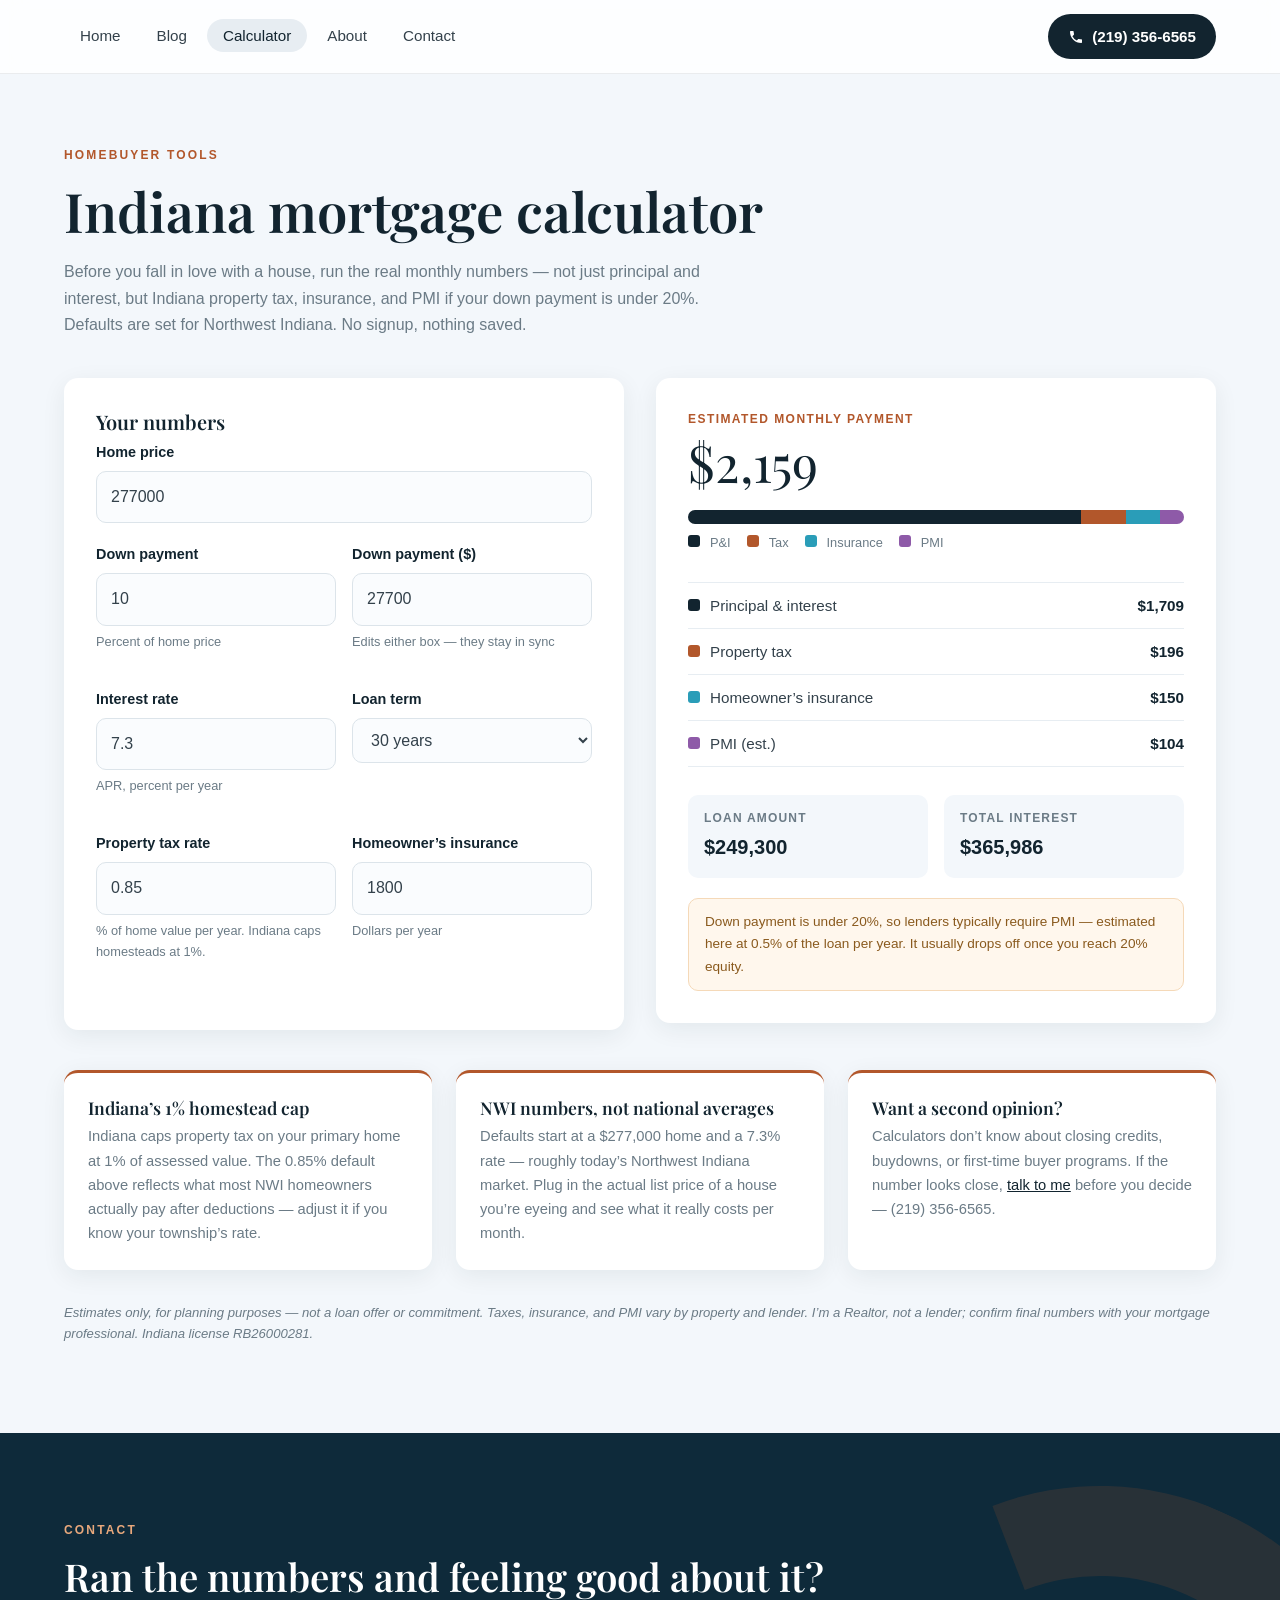
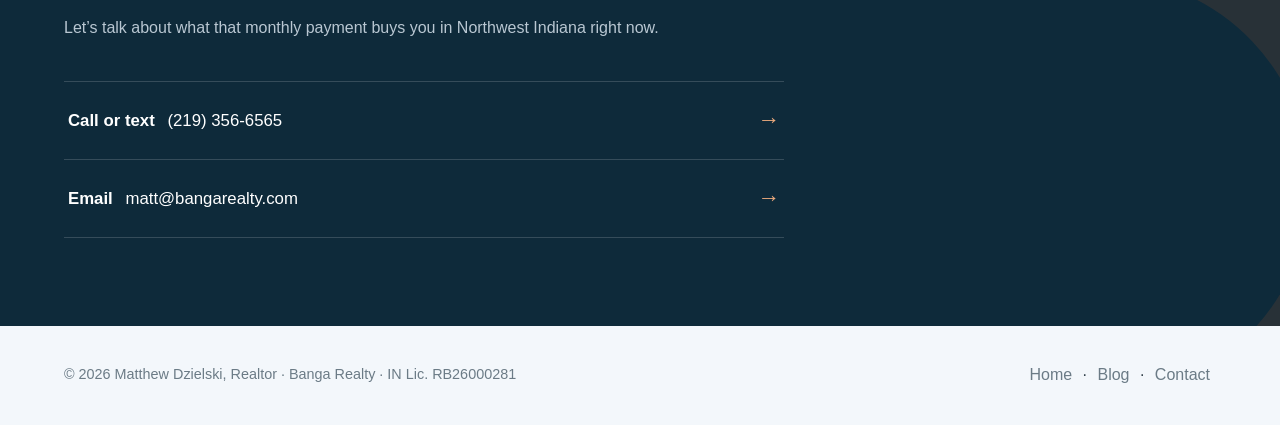
<file: calculator.html>
<!DOCTYPE html>
<html lang="en-US">
<head>
  <!-- Google tag (gtag.js) -->
  <script async src="https://www.googletagmanager.com/gtag/js?id=G-08TRB13W7Y"></script>
  <script>
    window.dataLayer = window.dataLayer || [];
    function gtag(){dataLayer.push(arguments);}
    gtag('js', new Date());

    gtag('config', 'G-08TRB13W7Y');
  </script>
  <meta charset="utf-8">
  <meta name="viewport" content="width=device-width, initial-scale=1">
  <meta name="theme-color" content="#243B5C">
  <title>Indiana Mortgage Calculator | Matt Dzielski, Northwest Indiana Realtor</title>
  <meta name="description" content="Free Indiana mortgage calculator with Northwest Indiana defaults — monthly payment with principal & interest, Indiana property tax (1% homestead cap), insurance, and PMI. By Matt Dzielski, Realtor with Banga Realty.">
  <link rel="canonical" href="https://matthew-dzielski.github.io/matthew-dzielski-blog/calculator.html">
  <link rel="icon" href="data:image/svg+xml,%3Csvg xmlns='http://www.w3.org/2000/svg' viewBox='0 0 64 64'%3E%3Crect width='64' height='64' rx='14' fill='%23243B5C'/%3E%3Cpath d='M32 13 13 29h7v19h9V35h6v13h9V29h7z' fill='%23ffffff'/%3E%3C/svg%3E">
  <meta property="og:type" content="website">
  <meta property="og:site_name" content="Matthew Dzielski | Northwest Indiana Realtor">
  <meta property="og:title" content="Indiana Mortgage Calculator | Matt Dzielski, Northwest Indiana Realtor">
  <meta property="og:description" content="Run the real monthly numbers on a Northwest Indiana home — P&I, Indiana property tax, insurance, and PMI. Free, no signup.">
  <meta property="og:url" content="https://matthew-dzielski.github.io/matthew-dzielski-blog/calculator.html">
  <meta name="twitter:card" content="summary">
  <meta name="twitter:title" content="Indiana Mortgage Calculator | Matt Dzielski, Northwest Indiana Realtor">
  <meta name="twitter:description" content="Run the real monthly numbers on a Northwest Indiana home — P&I, Indiana property tax, insurance, and PMI. Free, no signup.">
  <script type="application/ld+json">
  {
    "@context": "https://schema.org",
    "@type": "WebPage",
    "name": "Indiana Mortgage Calculator",
    "description": "Free Indiana mortgage calculator with Northwest Indiana defaults — monthly payment with principal & interest, Indiana property tax, insurance, and PMI.",
    "url": "https://matthew-dzielski.github.io/matthew-dzielski-blog/calculator.html",
    "inLanguage": "en-US",
    "author": {
      "@type": "RealEstateAgent",
      "name": "Matthew Dzielski, Realtor",
      "identifier": "Indiana Real Estate License RB26000281",
      "telephone": "+1-219-356-6565",
      "email": "matt@bangarealty.com",
      "brand": { "@type": "Brand", "name": "Banga Realty" },
      "areaServed": "Northwest Indiana, USA"
    }
  }
  </script>
  <link rel="preconnect" href="https://fonts.googleapis.com">
  <link rel="preconnect" href="https://fonts.gstatic.com" crossorigin>
  <link href="https://fonts.googleapis.com/css2?family=Playfair+Display:ital,wght@0,400;0,600;0,700;1,400&display=swap" rel="stylesheet">
  <link rel="stylesheet" href="styles.css">
  <style>
    .calc-grid {
      display: grid;
      grid-template-columns: 1fr 1fr;
      gap: 32px;
      align-items: start;
      margin-top: 2.5rem;
    }
    .calc-card {
      background: #fff;
      border-radius: var(--radius);
      box-shadow: 0 6px 24px rgba(18, 36, 47, 0.07);
      padding: 32px;
    }
    .calc-card h3 { margin-top: 0; }
    .field { margin-bottom: 1.25rem; }
    .field label {
      display: block;
      font-weight: 600;
      font-size: 0.9rem;
      color: var(--navy);
      margin-bottom: 0.4rem;
    }
    .field .hint {
      font-size: 0.8rem;
      color: var(--muted);
      margin-top: 0.3rem;
      font-weight: 400;
    }
    .field input[type="number"],
    .field select {
      width: 100%;
      font: inherit;
      padding: 12px 14px;
      border: 1px solid #DCE4EA;
      border-radius: 10px;
      color: var(--text);
      background: #FAFCFE;
    }
    .field input[type="number"]:focus,
    .field select:focus {
      outline: 2px solid var(--copper);
      border-color: var(--copper);
    }
    .input-row { display: grid; grid-template-columns: 1fr 1fr; gap: 16px; }
    .result-total {
      font-family: var(--serif);
      font-size: clamp(2.4rem, 4vw, 3.2rem);
      color: var(--navy);
      margin: 0.25rem 0 0.25rem;
      line-height: 1.1;
    }
    .result-label {
      text-transform: uppercase;
      letter-spacing: 0.12em;
      font-size: 0.75rem;
      font-weight: 700;
      color: var(--copper);
      margin: 0;
    }
    .breakdown { margin-top: 1.75rem; }
    .breakdown-row {
      display: flex;
      justify-content: space-between;
      align-items: center;
      padding: 10px 0;
      border-top: 1px solid #E7EDF2;
      font-size: 0.95rem;
    }
    .breakdown-row:last-child { border-bottom: 1px solid #E7EDF2; }
    .breakdown-row .amt { font-weight: 700; color: var(--navy); }
    .swatch {
      display: inline-block;
      width: 12px; height: 12px;
      border-radius: 3px;
      margin-right: 10px;
      vertical-align: baseline;
    }
    .bar {
      display: flex;
      height: 14px;
      border-radius: 999px;
      overflow: hidden;
      margin: 1.25rem 0 0.5rem;
      background: #EDF1F5;
    }
    .bar span { display: block; height: 100%; }
    .bar-legend {
      display: flex;
      flex-wrap: wrap;
      gap: 4px 16px;
      font-size: 0.8rem;
      color: var(--muted);
    }
    .stat-grid {
      display: grid;
      grid-template-columns: 1fr 1fr;
      gap: 16px;
      margin-top: 1.75rem;
    }
    .stat {
      background: #F3F7FB;
      border-radius: 10px;
      padding: 14px 16px;
    }
    .stat .k { font-size: 0.75rem; text-transform: uppercase; letter-spacing: 0.1em; color: var(--muted); font-weight: 700; }
    .stat .v { font-size: 1.25rem; font-weight: 700; color: var(--navy); margin-top: 2px; }
    .pmi-note {
      background: #FFF7ED;
      border: 1px solid #F5D9B8;
      border-radius: 10px;
      padding: 12px 16px;
      font-size: 0.85rem;
      color: #8A5A1E;
      margin-top: 1.25rem;
    }
    .in-notes {
      display: grid;
      grid-template-columns: repeat(3, 1fr);
      gap: 24px;
      margin-top: 2.5rem;
    }
    .in-note {
      background: #fff;
      border-radius: var(--radius);
      padding: 24px;
      box-shadow: 0 6px 24px rgba(18, 36, 47, 0.07);
      border-top: 3px solid var(--copper);
    }
    .in-note h3 { margin-top: 0; font-size: 1.1rem; }
    .in-note p { font-size: 0.92rem; color: var(--muted); margin-bottom: 0; }
    .disclaimer { font-size: 0.82rem; color: var(--muted); font-style: italic; margin-top: 2rem; }
    @media (max-width: 960px) {
      .calc-grid { grid-template-columns: 1fr; }
      .in-notes { grid-template-columns: 1fr; max-width: 560px; margin-left: auto; margin-right: auto; }
    }
  </style>
</head>
<body>

  <header class="site-header">
    <nav class="nav container" aria-label="Primary">
      <ul class="nav-links">
        <li><a href="index.html" class="nav-link">Home</a></li>
        <li><a href="index.html#blog" class="nav-link">Blog</a></li>
        <li><a href="calculator.html" class="nav-link active">Calculator</a></li>
        <li><a href="index.html#about" class="nav-link">About</a></li>
        <li><a href="index.html#contact" class="nav-link">Contact</a></li>
      </ul>
      <a class="phone-btn" href="tel:12193566565" aria-label="Call Matt at (219) 356-6565">
        <svg class="phone-icon" viewBox="0 0 24 24" width="16" height="16" aria-hidden="true" fill="currentColor"><path d="M6.62 10.79a15.05 15.05 0 006.59 6.59l2.2-2.2a1 1 0 011.02-.24 11.4 11.4 0 003.57.57 1 1 0 011 1V20a1 1 0 01-1 1A17 17 0 013 4a1 1 0 011-1h3.5a1 1 0 011 1c0 1.25.2 2.45.57 3.57a1 1 0 01-.25 1.02l-2.2 2.2z"/></svg>
        (219) 356-6565
      </a>
    </nav>
  </header>

  <main>
    <section class="container" style="padding-top:72px; padding-bottom:72px;">
      <p class="eyebrow">Homebuyer tools</p>
      <h1>Indiana mortgage calculator</h1>
      <p class="section-intro" style="margin-left:0; margin-bottom:0;">Before you fall in love with a house, run the real monthly numbers — not just principal and interest, but Indiana property tax, insurance, and PMI if your down payment is under 20%. Defaults are set for Northwest Indiana. No signup, nothing saved.</p>

      <div class="calc-grid">
        <div class="calc-card" aria-label="Calculator inputs">
          <h3>Your numbers</h3>
          <div class="field">
            <label for="in-price">Home price</label>
            <input type="number" id="in-price" value="277000" min="10000" step="1000" inputmode="numeric">
          </div>
          <div class="input-row">
            <div class="field">
              <label for="in-downpct">Down payment</label>
              <input type="number" id="in-downpct" value="10" min="0" max="100" step="0.5" inputmode="decimal">
              <p class="hint">Percent of home price</p>
            </div>
            <div class="field">
              <label for="in-downamt">Down payment ($)</label>
              <input type="number" id="in-downamt" value="27700" min="0" step="500" inputmode="numeric">
              <p class="hint">Edits either box — they stay in sync</p>
            </div>
          </div>
          <div class="input-row">
            <div class="field">
              <label for="in-rate">Interest rate</label>
              <input type="number" id="in-rate" value="7.3" min="0" max="20" step="0.05" inputmode="decimal">
              <p class="hint">APR, percent per year</p>
            </div>
            <div class="field">
              <label for="in-term">Loan term</label>
              <select id="in-term">
                <option value="30" selected>30 years</option>
                <option value="20">20 years</option>
                <option value="15">15 years</option>
              </select>
            </div>
          </div>
          <div class="input-row">
            <div class="field">
              <label for="in-tax">Property tax rate</label>
              <input type="number" id="in-tax" value="0.85" min="0" max="5" step="0.05" inputmode="decimal">
              <p class="hint">% of home value per year. Indiana caps homesteads at 1%.</p>
            </div>
            <div class="field">
              <label for="in-ins">Homeowner&rsquo;s insurance</label>
              <input type="number" id="in-ins" value="1800" min="0" step="50" inputmode="numeric">
              <p class="hint">Dollars per year</p>
            </div>
          </div>
        </div>

        <div class="calc-card" aria-label="Calculator results" aria-live="polite">
          <p class="result-label">Estimated monthly payment</p>
          <p class="result-total" id="out-total">$0</p>
          <div class="bar" aria-hidden="true">
            <span id="bar-pi" style="background:#12242F"></span>
            <span id="bar-tax" style="background:#B2572B"></span>
            <span id="bar-ins" style="background:#2A9DB8"></span>
            <span id="bar-pmi" style="background:#8E5AA8"></span>
          </div>
          <div class="bar-legend">
            <span><span class="swatch" style="background:#12242F"></span>P&amp;I</span>
            <span><span class="swatch" style="background:#B2572B"></span>Tax</span>
            <span><span class="swatch" style="background:#2A9DB8"></span>Insurance</span>
            <span id="legend-pmi"><span class="swatch" style="background:#8E5AA8"></span>PMI</span>
          </div>
          <div class="breakdown">
            <div class="breakdown-row"><span><span class="swatch" style="background:#12242F"></span>Principal &amp; interest</span><span class="amt" id="out-pi">$0</span></div>
            <div class="breakdown-row"><span><span class="swatch" style="background:#B2572B"></span>Property tax</span><span class="amt" id="out-tax">$0</span></div>
            <div class="breakdown-row"><span><span class="swatch" style="background:#2A9DB8"></span>Homeowner&rsquo;s insurance</span><span class="amt" id="out-ins">$0</span></div>
            <div class="breakdown-row" id="row-pmi"><span><span class="swatch" style="background:#8E5AA8"></span>PMI (est.)</span><span class="amt" id="out-pmi">$0</span></div>
          </div>
          <div class="stat-grid">
            <div class="stat"><div class="k">Loan amount</div><div class="v" id="out-loan">$0</div></div>
            <div class="stat"><div class="k">Total interest</div><div class="v" id="out-interest">$0</div></div>
          </div>
          <div class="pmi-note" id="pmi-note" hidden>Down payment is under 20%, so lenders typically require PMI — estimated here at 0.5% of the loan per year. It usually drops off once you reach 20% equity.</div>
        </div>
      </div>

      <div class="in-notes">
        <div class="in-note">
          <h3>Indiana&rsquo;s 1% homestead cap</h3>
          <p>Indiana caps property tax on your primary home at 1% of assessed value. The 0.85% default above reflects what most NWI homeowners actually pay after deductions — adjust it if you know your township&rsquo;s rate.</p>
        </div>
        <div class="in-note">
          <h3>NWI numbers, not national averages</h3>
          <p>Defaults start at a $277,000 home and a 7.3% rate — roughly today&rsquo;s Northwest Indiana market. Plug in the actual list price of a house you&rsquo;re eyeing and see what it really costs per month.</p>
        </div>
        <div class="in-note">
          <h3>Want a second opinion?</h3>
          <p>Calculators don&rsquo;t know about closing credits, buydowns, or first-time buyer programs. If the number looks close, <a href="index.html#contact">talk to me</a> before you decide — (219) 356-6565.</p>
        </div>
      </div>

      <p class="disclaimer">Estimates only, for planning purposes — not a loan offer or commitment. Taxes, insurance, and PMI vary by property and lender. I&rsquo;m a Realtor, not a lender; confirm final numbers with your mortgage professional. Indiana license RB26000281.</p>
    </section>

    <section class="contact-band">
      <div class="container">
        <p class="eyebrow light">Contact</p>
        <h2 class="light">Ran the numbers and feeling good about it?</h2>
        <p class="contact-intro">Let&rsquo;s talk about what that monthly payment buys you in Northwest Indiana right now.</p>
        <div class="contact-rows">
          <a class="contact-row" href="tel:12193566565"><span><strong>Call or text</strong> (219) 356-6565</span><span class="tile-arrow">&rarr;</span></a>
          <a class="contact-row" href="mailto:matt@bangarealty.com"><span><strong>Email</strong> matt@bangarealty.com</span><span class="tile-arrow">&rarr;</span></a>
        </div>
      </div>
    </section>
  </main>

  <footer class="site-footer">
    <div class="container footer-inner">
      <p>&copy; 2026 Matthew Dzielski, Realtor &middot; Banga Realty &middot; IN Lic. RB26000281</p>
      <div class="footer-links">
        <a href="index.html">Home</a> &middot;
        <a href="index.html#blog">Blog</a> &middot;
        <a href="index.html#contact">Contact</a>
      </div>
    </div>
  </footer>

  <script>
  (function () {
    var $ = function (id) { return document.getElementById(id); };
    var price = $('in-price'), downPct = $('in-downpct'), downAmt = $('in-downamt'),
        rate = $('in-rate'), term = $('in-term'), tax = $('in-tax'), ins = $('in-ins');

    function num(el, fallback) {
      var v = parseFloat(el.value);
      return isFinite(v) && v >= 0 ? v : fallback;
    }
    function money(n) {
      return '$' + Math.round(n).toLocaleString('en-US');
    }

    function calc() {
      var p = num(price, 277000);
      var dp = num(downPct, 10);
      if (dp > 100) dp = 100;
      var down = p * dp / 100;
      // keep the dollar box in sync (unless the user is editing it)
      if (document.activeElement !== downAmt) downAmt.value = Math.round(down);

      var loan = Math.max(p - down, 0);
      var r = num(rate, 7.3) / 100 / 12;
      var n = parseInt(term.value, 10) * 12;
      var pi = 0;
      if (loan > 0 && n > 0) {
        pi = r > 0 ? loan * r * Math.pow(1 + r, n) / (Math.pow(1 + r, n) - 1) : loan / n;
      }
      var taxMo = p * num(tax, 0.85) / 100 / 12;
      var insMo = num(ins, 1800) / 12;
      var pmiMo = 0, hasPmi = dp < 20 && loan > 0;
      if (hasPmi) pmiMo = loan * 0.005 / 12;

      var total = pi + taxMo + insMo + pmiMo;
      var totalInterest = pi * n - loan;

      $('out-total').textContent = money(total);
      $('out-pi').textContent = money(pi);
      $('out-tax').textContent = money(taxMo);
      $('out-ins').textContent = money(insMo);
      $('out-pmi').textContent = money(pmiMo);
      $('out-loan').textContent = money(loan);
      $('out-interest').textContent = money(Math.max(totalInterest, 0));

      $('row-pmi').style.display = hasPmi ? '' : 'none';
      $('legend-pmi').style.display = hasPmi ? '' : 'none';
      $('pmi-note').hidden = !hasPmi;

      var t = total > 0 ? total : 1;
      $('bar-pi').style.width = (pi / t * 100) + '%';
      $('bar-tax').style.width = (taxMo / t * 100) + '%';
      $('bar-ins').style.width = (insMo / t * 100) + '%';
      $('bar-pmi').style.width = (pmiMo / t * 100) + '%';
    }

    // editing the dollar down-payment box back-fills the percent box
    downAmt.addEventListener('input', function () {
      var p = num(price, 277000);
      var d = num(downAmt, 0);
      if (p > 0) downPct.value = (d / p * 100).toFixed(1);
      calc();
    });

    [price, downPct, rate, term, tax, ins].forEach(function (el) {
      el.addEventListener('input', calc);
      el.addEventListener('change', calc);
    });

    calc();
  })();
  </script>
</body>
</html>
</file>
<file: styles.css>
/* Matthew Dzielski — Northwest Indiana Realtor blog */

:root {
  --bg: #F3F7FB;
  --navy: #12242F;
  --navy-deep: #0E2A3A;
  --copper: #B2572B;
  --text: #33414B;
  --muted: #6B7B86;
  --card: #ffffff;
  --radius: 14px;
  --serif: "Playfair Display", Georgia, "Times New Roman", serif;
  --sans: -apple-system, BlinkMacSystemFont, "Segoe UI", Inter, Roboto, Helvetica, Arial, sans-serif;
}

* { box-sizing: border-box; }

img { max-width: 100%; }

html { scroll-behavior: smooth; }

body {
  margin: 0;
  font-family: var(--sans);
  color: var(--text);
  background: var(--bg);
  line-height: 1.65;
  -webkit-font-smoothing: antialiased;
}

h1, h2, h3, .serif {
  font-family: var(--serif);
  color: var(--navy);
  font-weight: 600;
  line-height: 1.2;
}

h1 { font-size: clamp(2.2rem, 4.5vw, 3.4rem); margin: 0 0 1rem; }
h2 { font-size: clamp(1.7rem, 3vw, 2.4rem); margin: 0 0 1rem; }
h3 { font-size: 1.25rem; margin: 1.6rem 0 0.4rem; }

p { margin: 0 0 1rem; }

a { color: var(--navy); }

.container {
  max-width: 1200px;
  margin: 0 auto;
  padding: 0 24px;
}

.centered { text-align: center; }

.eyebrow {
  text-transform: uppercase;
  letter-spacing: 0.18em;
  font-size: 0.75rem;
  font-weight: 700;
  color: var(--copper);
  margin: 0 0 0.75rem;
}

.eyebrow.light { color: #E8A87C; }
.light { color: #fff; }

section { padding: 88px 0; }

.section-intro {
  max-width: 640px;
  margin: 0 auto 3rem;
  color: var(--muted);
}

/* ---------- Header ---------- */
.site-header {
  position: sticky;
  top: 0;
  z-index: 50;
  background: rgba(255, 255, 255, 0.82);
  -webkit-backdrop-filter: blur(12px);
  backdrop-filter: blur(12px);
  border-bottom: 1px solid rgba(18, 36, 47, 0.08);
}

.nav {
  display: flex;
  align-items: center;
  justify-content: space-between;
  padding-top: 14px;
  padding-bottom: 14px;
}

.nav-links {
  display: flex;
  gap: 4px;
  list-style: none;
  margin: 0;
  padding: 0;
}

.nav-link {
  text-decoration: none;
  color: var(--text);
  font-weight: 500;
  font-size: 0.95rem;
  padding: 8px 16px;
  border-radius: 999px;
  transition: background 0.2s, color 0.2s;
}

.nav-link:hover { color: var(--navy); }
.nav-link.active { background: #E7EDF2; color: var(--navy); }

.phone-btn {
  display: inline-flex;
  align-items: center;
  gap: 8px;
  background: var(--navy);
  color: #fff;
  text-decoration: none;
  font-weight: 600;
  font-size: 0.95rem;
  padding: 10px 20px;
  border-radius: 999px;
  transition: background 0.2s;
  white-space: nowrap;
}

.phone-btn:hover { background: var(--navy-deep); }
.phone-icon { flex: none; }

/* ---------- Hero ---------- */
.hero {
  display: grid;
  grid-template-columns: 1.05fr 0.95fr;
  gap: 56px;
  align-items: center;
  padding-top: 72px;
  padding-bottom: 72px;
}

.hero-intro {
  display: flex;
  gap: 20px;
  align-items: flex-start;
  margin: 1.25rem 0 1.75rem;
}

.headshot-circle {
  width: 112px;
  height: 112px;
  border-radius: 50%;
  overflow: hidden;
  flex: none;
  display: flex;
  align-items: center;
  justify-content: center;
  background: #e8e2d8;
  box-shadow: 0 6px 20px rgba(18, 36, 47, 0.15);
}
.headshot-circle img {
  width: 84%;
  height: 84%;
  border-radius: 50%;
  object-fit: cover;
  object-position: 50% 8%;
}

.hero-intro p { margin-bottom: 0.9rem; }

.btn {
  display: inline-block;
  text-decoration: none;
  font-weight: 600;
  padding: 14px 30px;
  border-radius: 999px;
  transition: background 0.2s, transform 0.15s;
}

.btn-navy { background: var(--navy); color: #fff; }
.btn-navy:hover { background: var(--navy-deep); transform: translateY(-1px); }

.hero-photo {
  position: relative;
  border-radius: var(--radius);
  min-height: 440px;
  overflow: hidden;
  /* Warm dusk gradient suggesting a home at dusk */
  background:
    radial-gradient(ellipse 60% 45% at 30% 62%, rgba(255, 190, 110, 0.85), rgba(255, 190, 110, 0) 70%),
    radial-gradient(ellipse 45% 35% at 72% 58%, rgba(255, 170, 95, 0.7), rgba(255, 170, 95, 0) 70%),
    linear-gradient(180deg, #2B4A63 0%, #4A5E75 34%, #8A6A58 62%, #3A2E33 100%);
  box-shadow: 0 18px 50px rgba(18, 36, 47, 0.18);
}

/* Silhouette suggestion of rooftops along the bottom */
.hero-photo::before {
  content: "";
  position: absolute;
  left: 0; right: 0; bottom: 0;
  height: 46%;
  background:
    linear-gradient(180deg, transparent 0%, rgba(20, 24, 30, 0.55) 100%),
    repeating-linear-gradient(90deg, rgba(16, 20, 26, 0.9) 0 90px, transparent 90px 150px);
  -webkit-mask-image: linear-gradient(180deg, transparent 30%, #000 75%);
  mask-image: linear-gradient(180deg, transparent 30%, #000 75%);
}

.hero-overlay-card {
  position: absolute;
  left: 24px;
  right: 24px;
  bottom: 24px;
  background: rgba(255, 255, 255, 0.96);
  border-radius: 12px;
  padding: 18px 22px;
  box-shadow: 0 8px 24px rgba(18, 36, 47, 0.18);
}

.hero-overlay-card p { margin: 0; font-size: 0.95rem; color: var(--navy); }
.hero-caption { color: var(--muted); font-size: 0.8rem; margin-top: 6px; }

/* ---------- Blog cards ---------- */
.blog-section { background: #fff; }

.card-grid {
  display: grid;
  grid-template-columns: repeat(3, 1fr);
  gap: 28px;
}

.card {
  background: var(--card);
  border-radius: var(--radius);
  border-top: 3px solid var(--tag-color);
  box-shadow: 0 6px 24px rgba(18, 36, 47, 0.07);
  padding: 28px;
  display: flex;
  flex-direction: column;
}

.card-tag {
  text-transform: uppercase;
  letter-spacing: 0.12em;
  font-size: 0.72rem;
  font-weight: 700;
  color: var(--tag-color, var(--copper));
  margin: 0 0 0.6rem;
}

.card h3 { margin: 0 0 1rem; font-size: 1.35rem; }

.card hr {
  border: none;
  border-top: 1px solid #E7EDF2;
  margin: 0 0 1rem;
}

.read-time {
  text-transform: uppercase;
  letter-spacing: 0.1em;
  font-size: 0.72rem;
  color: var(--muted);
  margin: 0 0 1rem;
}

.read-link {
  margin-top: auto;
  align-self: flex-start;
  background: none;
  border: none;
  padding: 0;
  font: inherit;
  font-weight: 600;
  color: var(--navy);
  cursor: pointer;
  border-bottom: 2px solid var(--copper);
  padding-bottom: 2px;
}

.read-link:hover { color: var(--copper); }

/* ---------- Dialog ---------- */
.dialog-backdrop {
  position: fixed;
  inset: 0;
  z-index: 100;
  background: rgba(14, 42, 58, 0.55);
  display: flex;
  align-items: flex-start;
  justify-content: center;
  padding: 48px 20px;
  overflow-y: auto;
}

.dialog-backdrop[hidden] { display: none; }

.dialog {
  position: relative;
  background: #fff;
  border-radius: 18px;
  max-width: 720px;
  width: 100%;
  padding: 48px 52px;
  box-shadow: 0 24px 80px rgba(0, 0, 0, 0.3);
}

.dialog-close {
  position: absolute;
  top: 16px;
  right: 20px;
  background: none;
  border: none;
  font-size: 2rem;
  line-height: 1;
  color: var(--muted);
  cursor: pointer;
}

.dialog-close:hover { color: var(--navy); }

.dialog-title { margin: 0 0 1.25rem; font-size: 1.9rem; }

.dialog-body p { margin-bottom: 1rem; }
.dialog-body h3 { margin-top: 1.75rem; }

.signoff { margin-top: 2rem; font-weight: 600; color: var(--navy); }
.fine-print { font-size: 0.85rem; color: var(--muted); font-style: italic; }

/* ---------- About ---------- */
.about-grid {
  display: grid;
  grid-template-columns: 0.9fr 1.1fr;
  gap: 56px;
  align-items: start;
}

.about-photo img {
  width: 100%;
  height: auto;
  border-radius: var(--radius);
  box-shadow: 0 18px 50px rgba(18, 36, 47, 0.14);
  display: block;
}

.about-list {
  list-style: none;
  margin: 2rem 0 0;
  padding: 0;
}

.about-list li {
  display: flex;
  gap: 20px;
  padding: 20px 0;
  border-top: 1px solid #DCE4EA;
}

.about-list li:last-child { border-bottom: 1px solid #DCE4EA; }

.about-num {
  font-family: var(--serif);
  font-size: 1.6rem;
  color: var(--copper);
  flex: none;
  line-height: 1.3;
}

/* ---------- Follow ---------- */
.follow-section { background: #fff; }

.tile-row {
  display: grid;
  grid-template-columns: repeat(3, 1fr);
  gap: 24px;
  max-width: 900px;
  margin: 0 auto;
  text-align: left;
}

.tile {
  background: var(--card);
  border: 1px solid #E7EDF2;
  border-radius: var(--radius);
  padding: 26px;
  text-decoration: none;
  display: grid;
  grid-template-columns: 1fr auto;
  grid-template-rows: auto auto;
  gap: 4px 12px;
  box-shadow: 0 6px 24px rgba(18, 36, 47, 0.06);
  transition: transform 0.15s, box-shadow 0.2s;
}

.tile:hover {
  transform: translateY(-2px);
  box-shadow: 0 12px 32px rgba(18, 36, 47, 0.12);
}

.tile-label { font-weight: 700; color: var(--navy); font-size: 1.05rem; }
.tile-sub { color: var(--muted); font-size: 0.9rem; grid-column: 1; }
.tile-arrow {
  grid-row: 1 / 3;
  grid-column: 2;
  align-self: center;
  font-size: 1.4rem;
  color: var(--copper);
}

/* ---------- Contact band ---------- */
.contact-band {
  background: var(--navy-deep);
  color: #EAF0F5;
  position: relative;
  overflow: hidden;
}

.contact-band::after {
  content: "";
  position: absolute;
  right: -120px;
  bottom: -160px;
  width: 420px;
  height: 420px;
  border: 90px solid rgba(178, 87, 43, 0.16);
  border-radius: 50%;
  border-left-color: transparent;
  border-bottom-color: transparent;
  transform: rotate(24deg);
  pointer-events: none;
}

.contact-intro { max-width: 640px; color: #B9C7D2; }

.contact-rows { margin-top: 2.5rem; max-width: 720px; }

.contact-row {
  display: flex;
  align-items: center;
  justify-content: space-between;
  padding: 20px 4px;
  border-top: 1px solid rgba(255, 255, 255, 0.16);
  color: #fff;
  text-decoration: none;
  font-size: 1.05rem;
  transition: padding-left 0.2s;
}

.contact-row:last-child { border-bottom: 1px solid rgba(255, 255, 255, 0.16); }
.contact-row:hover { padding-left: 12px; }
.contact-row strong { margin-right: 8px; }
.contact-row .tile-arrow { color: #E8A87C; }

/* ---------- Footer ---------- */
.site-footer { padding: 36px 0; }

.footer-inner {
  display: flex;
  justify-content: space-between;
  align-items: center;
  flex-wrap: wrap;
  gap: 12px;
}

.footer-inner p { margin: 0; font-size: 0.9rem; color: var(--muted); }

.footer-links a {
  color: var(--muted);
  text-decoration: none;
  margin: 0 6px;
}

.footer-links a:hover { color: var(--navy); }

/* ---------- Responsive ---------- */
@media (max-width: 960px) {
  .hero { grid-template-columns: 1fr; gap: 40px; }
  .hero-photo { min-height: 320px; }
  .card-grid { grid-template-columns: 1fr; max-width: 560px; margin: 0 auto; }
  .about-grid { grid-template-columns: 1fr; }
  .about-photo { max-width: 420px; }
  .tile-row { grid-template-columns: 1fr; max-width: 480px; }
}

@media (max-width: 640px) {
  section { padding: 60px 0; }
  .nav-links { gap: 0; }
  .nav-link { padding: 8px 10px; font-size: 0.85rem; }
  .phone-btn { font-size: 0.8rem; padding: 8px 14px; }
  .phone-btn .phone-icon { display: none; }
  .dialog { padding: 36px 24px; }
  .dialog-title { font-size: 1.5rem; }
  .hero-intro { flex-direction: column; }
  .hero-photo { min-height: 260px; }
  .tile { padding: 20px; }
  .contact-row { font-size: 0.95rem; padding: 16px 4px; }
  .contact-band::after { right: -200px; bottom: -220px; }
}

.shorts-section { background: #F7F9FB; }
.shorts-grid { display: grid; grid-template-columns: repeat(auto-fill, minmax(240px, 1fr)); gap: 28px; margin-top: 2rem; }
.short-frame { position: relative; padding-top: 177.78%; border-radius: var(--radius); overflow: hidden; box-shadow: 0 6px 24px rgba(18, 36, 47, 0.1); background: #000; }
.short-frame iframe { position: absolute; inset: 0; width: 100%; height: 100%; border: 0; }
.short-title { font-weight: 700; margin: 0.9rem 0 0; }
</file>
